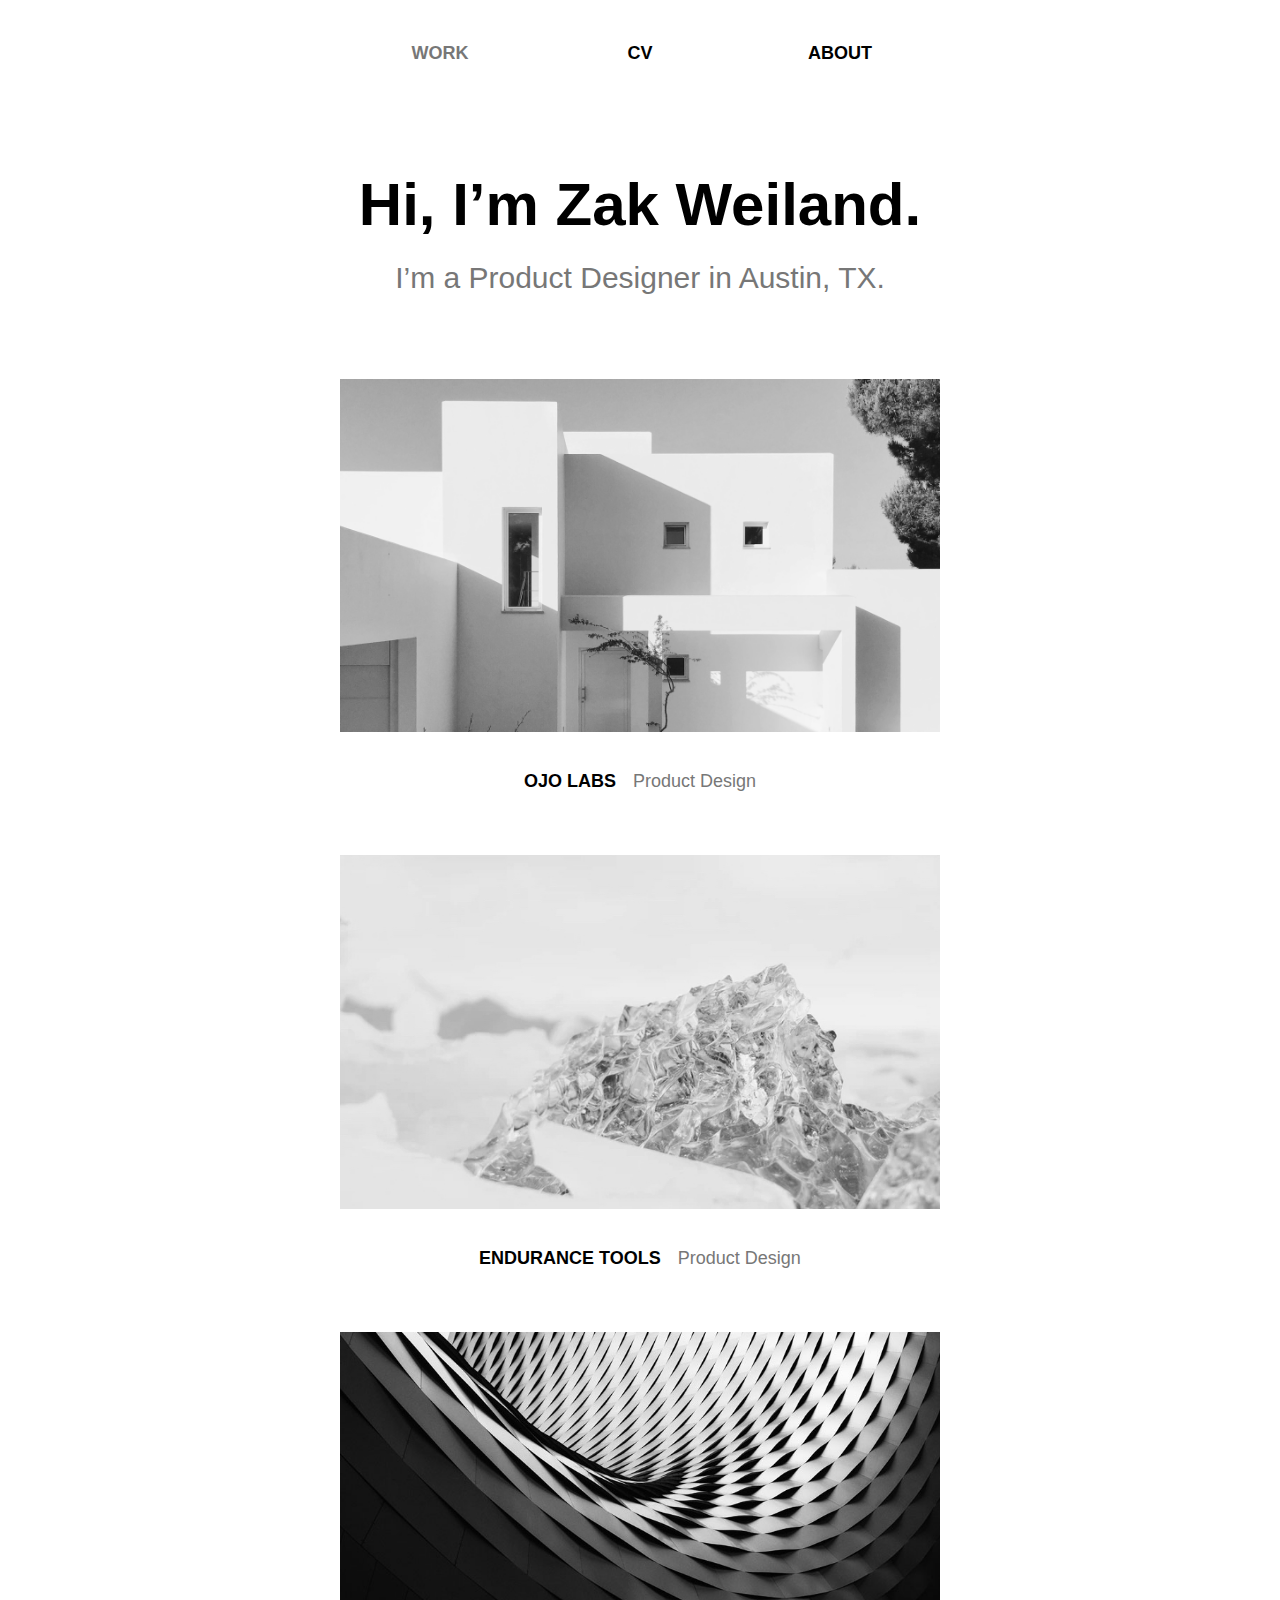
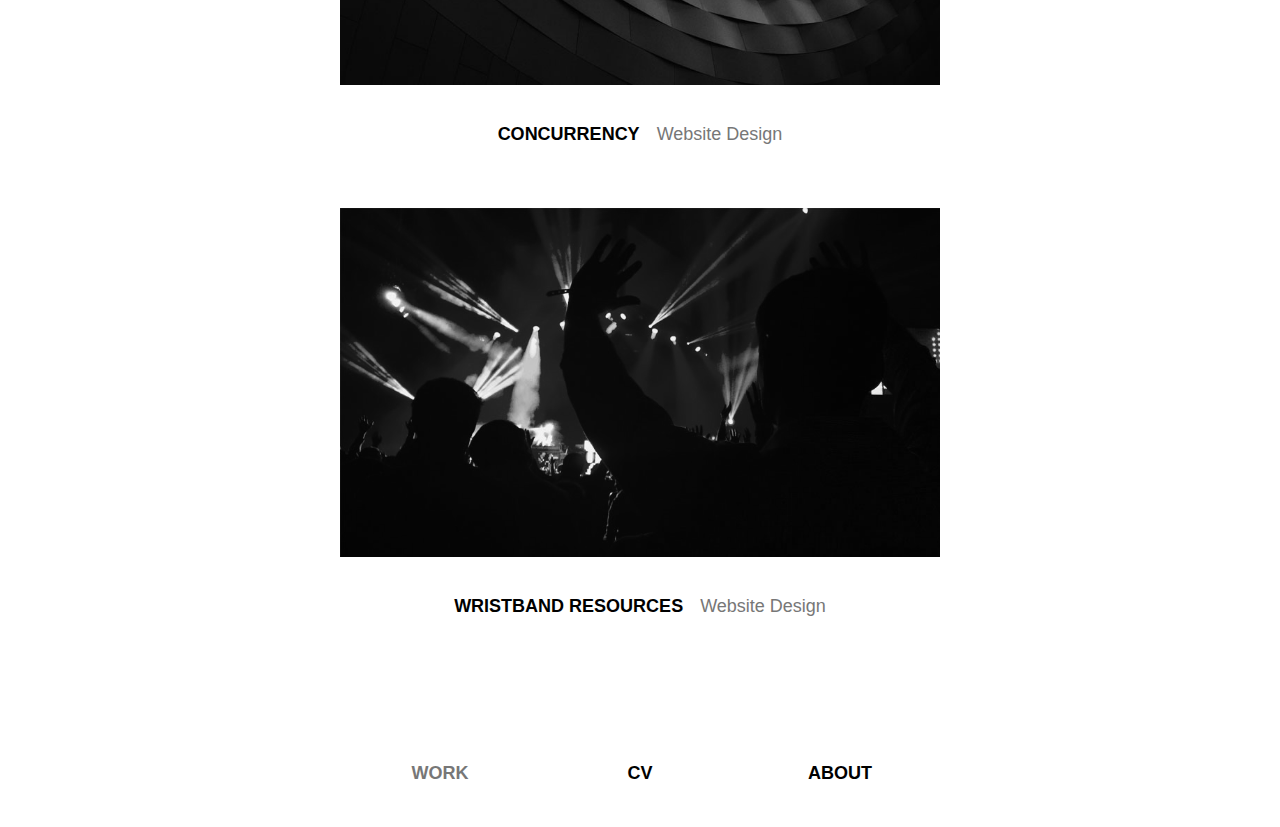
<file: index.html>
<!doctype html>
<html lang="en">
<head>
	<meta charset="utf-8">
	<title>Portfolio of Zak Weiland</title>
	<meta name="viewport" content="initial-scale=1, user-scalable=yes">
	<meta name="description" content="Zak Weiland is a interaction / user experience designer and developer." />
	<link href='https://fonts.googleapis.com/css?family=Noticia+Text:400,400italic,700,700italic' rel='stylesheet' type='text/css'>
	<link rel="stylesheet" href="css/screen.css" />
	<link rel="icon" type="image/x-icon" href="img/favicon.ico" />
</head>
<body id="work">
<main>
	<div class="cd-index cd-main-content">
		<nav class="header">
		   <ul>
		       <li><a href="index.html" class="work" data-type="page-transition">Work</a>
		       <li><a href="cv.html" class="cv" data-type="page-transition">CV</a>
		       <li><a href="about.html" class="about" data-type="page-transition">About</a>
		   </ul>
		</nav>
		<div class="wrapper">
			<header class="intro">
				<h1>Hi, I&rsquo;m Zak Weiland.</h1>
				<h2>I&rsquo;m a Product Designer in Austin, TX.</h2>
			</header>
			<section>
				<ul class="projects">
					<li>
						<a href="https://ojo.com">
							<img src="img/thumbs/ojo-banner.jpg">
							<p><strong>OJO Labs</strong> Product Design</p>
						</a>
					</li>
					<li>
						<a href="https://medium.com/@zweiland/eig-aurora-9615e9ea2911">
							<img src="img/thumbs/cap-banner.jpg">
							<p><strong>Endurance Tools </strong> Product Design</p>
						</a>
					</li>
					<li>
						<a href="concurrency.html">
							<img src="img/thumbs/concurrency-banner.jpg">
							<p><strong>Concurrency</strong> Website Design</p>
						</a>
					</li>
					<li>
						<a href="wristband.html">
							<img src="img/thumbs/wristband-banner.jpg">
							<p><strong>Wristband Resources</strong> Website Design</p>
						</a>
					</li>
				</ul>
			</section>
		</div>
		<nav class="footer">
		   <ul>
		       <li><a href="index.html" class="work">Work</a>
		       <li><a href="cv.html" class="cv">CV</a>
		       <li><a href="about.html" class="about">About</a>
		   </ul>
		</nav>
	</div>
</main>
<!-- Global site tag (gtag.js) - Google Analytics -->
<script async src="https://www.googletagmanager.com/gtag/js?id=UA-69666519-1"></script>
<script>
  window.dataLayer = window.dataLayer || [];
  function gtag(){dataLayer.push(arguments);}
  gtag('js', new Date());

  gtag('config', 'UA-69666519-1');
</script>
</body>
</html>
</file>
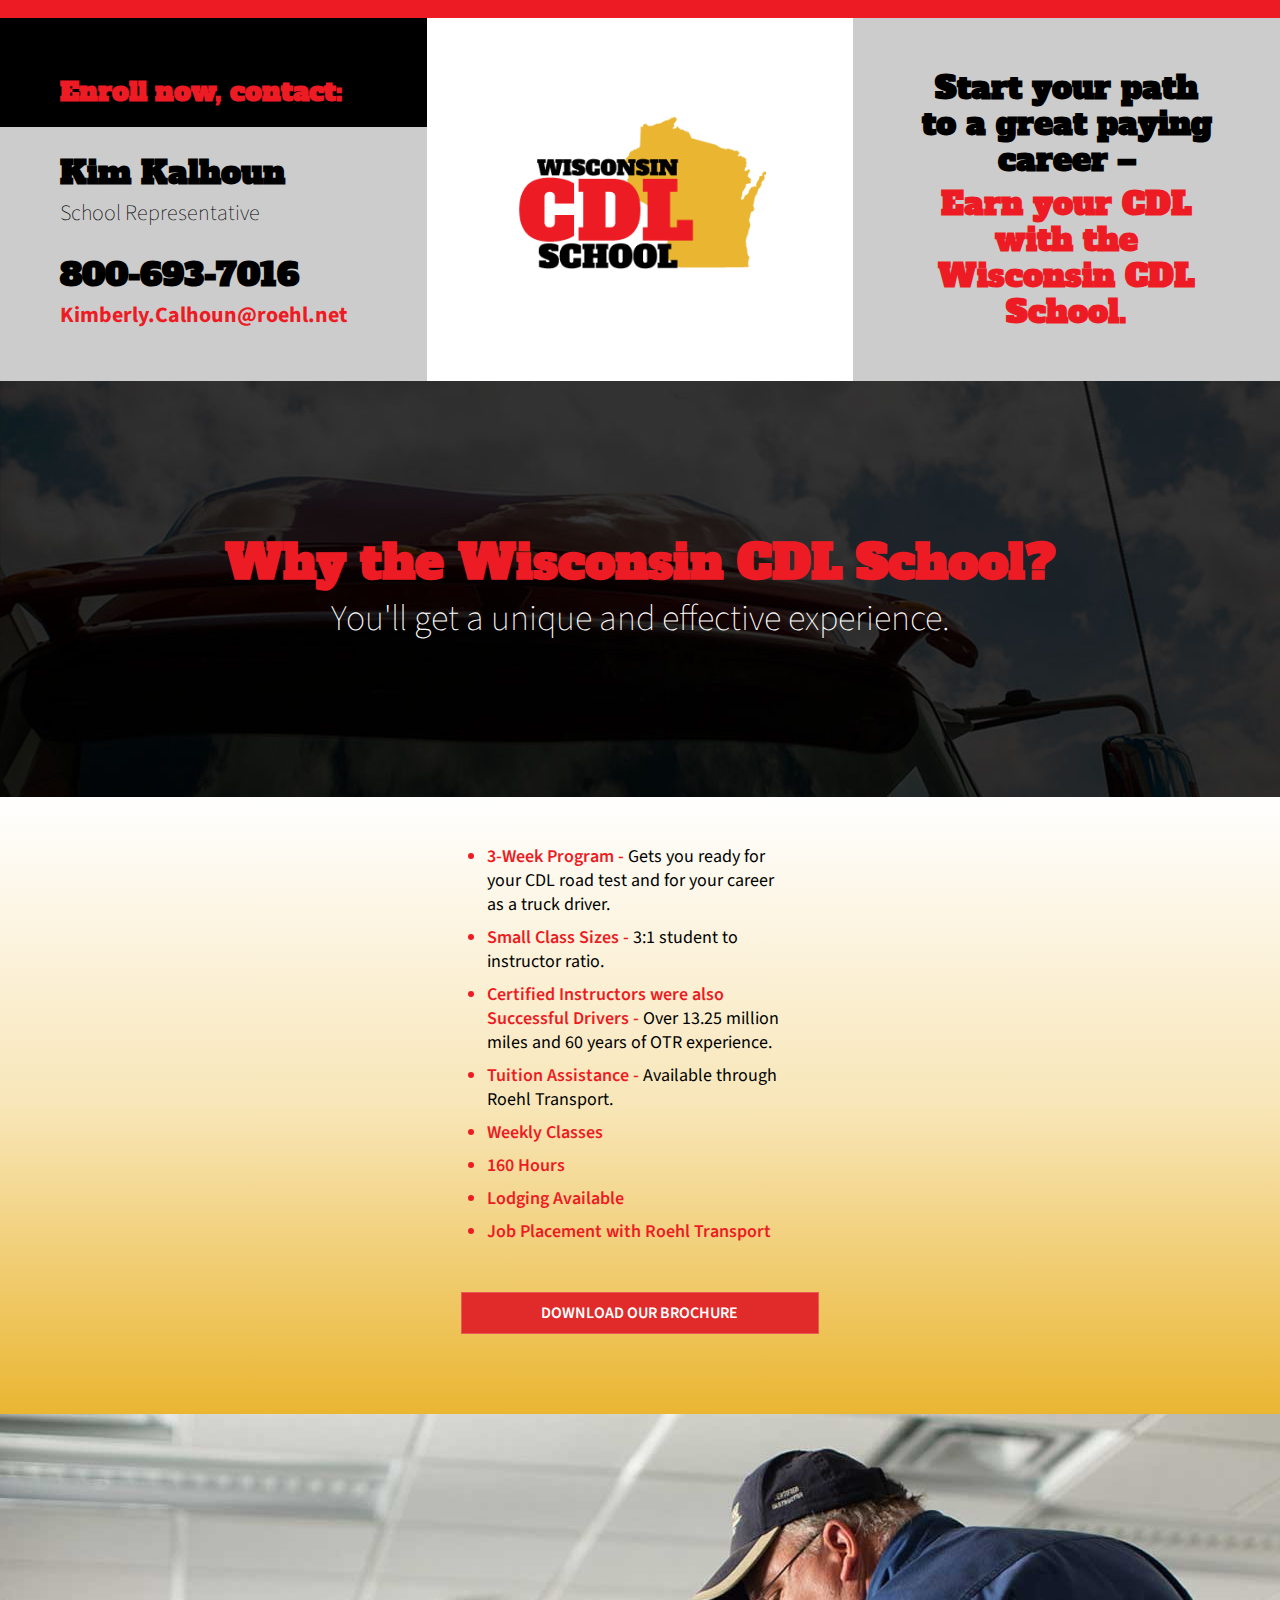
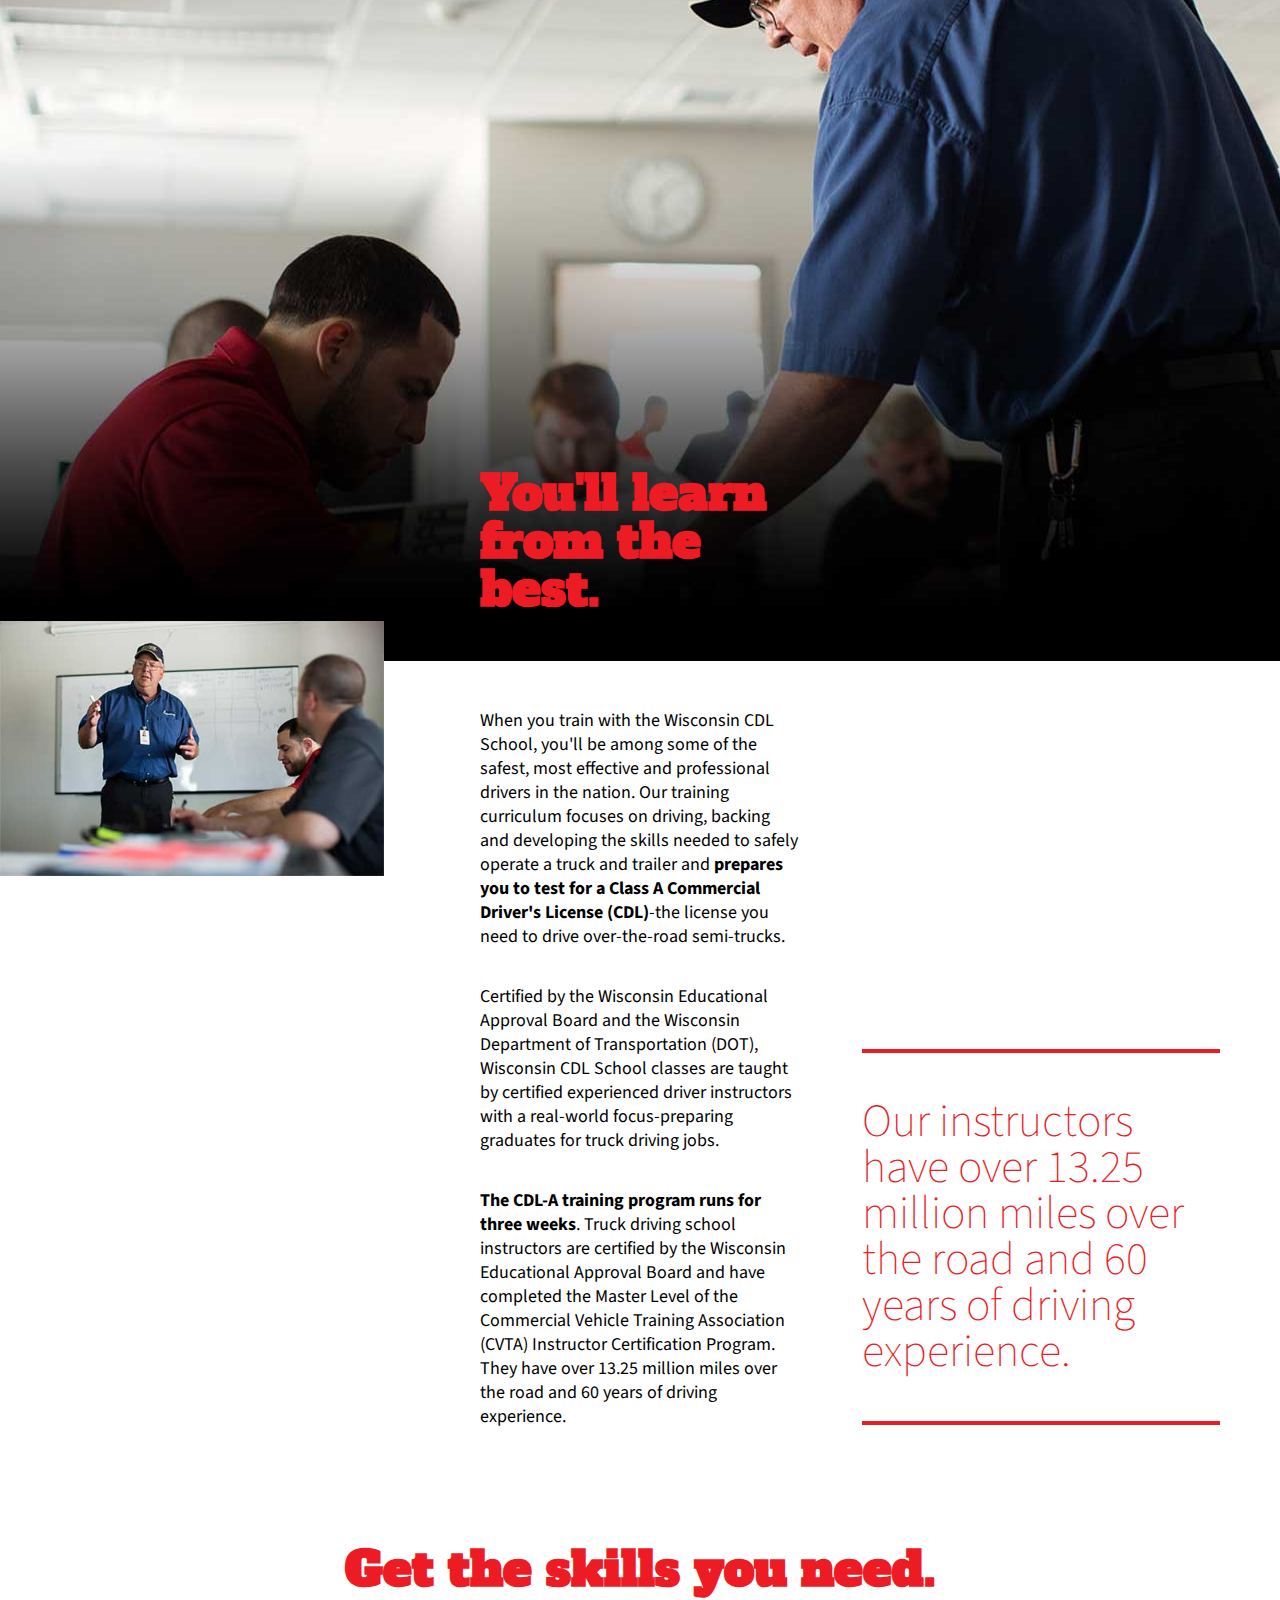
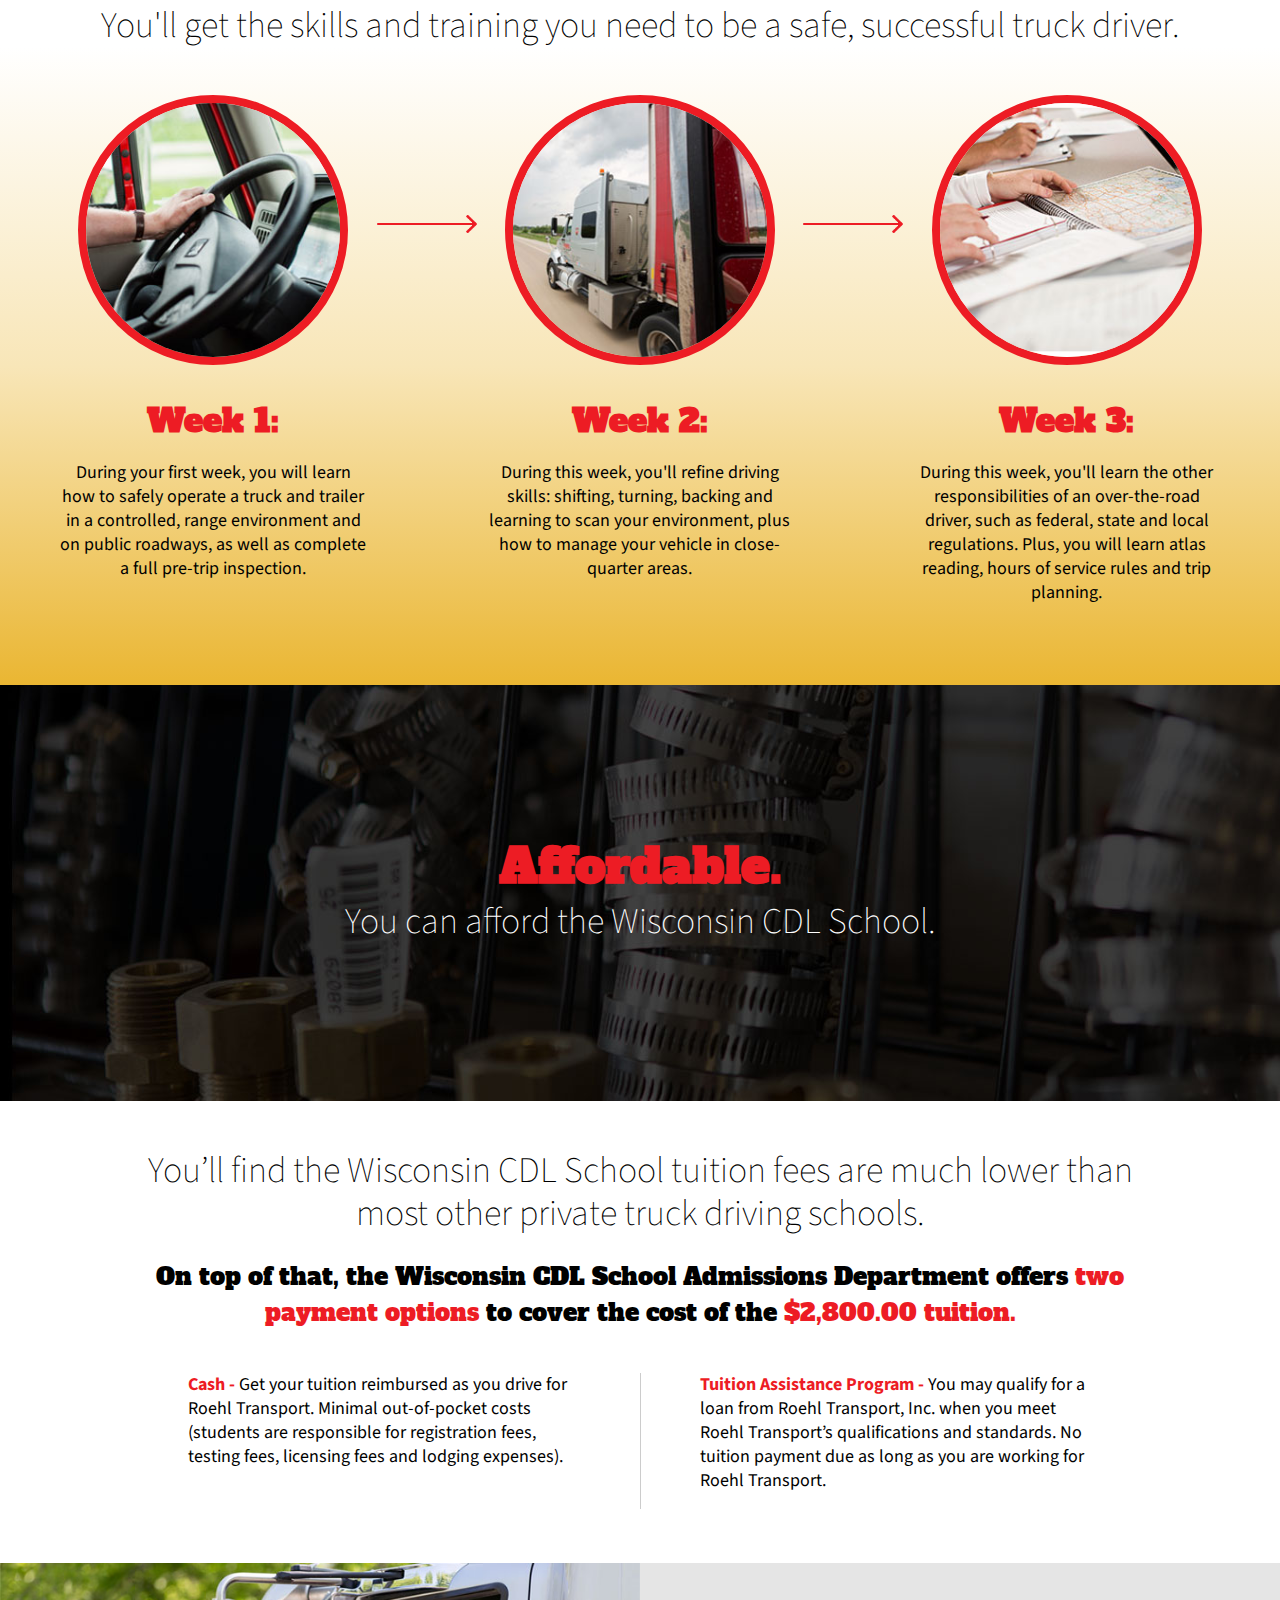
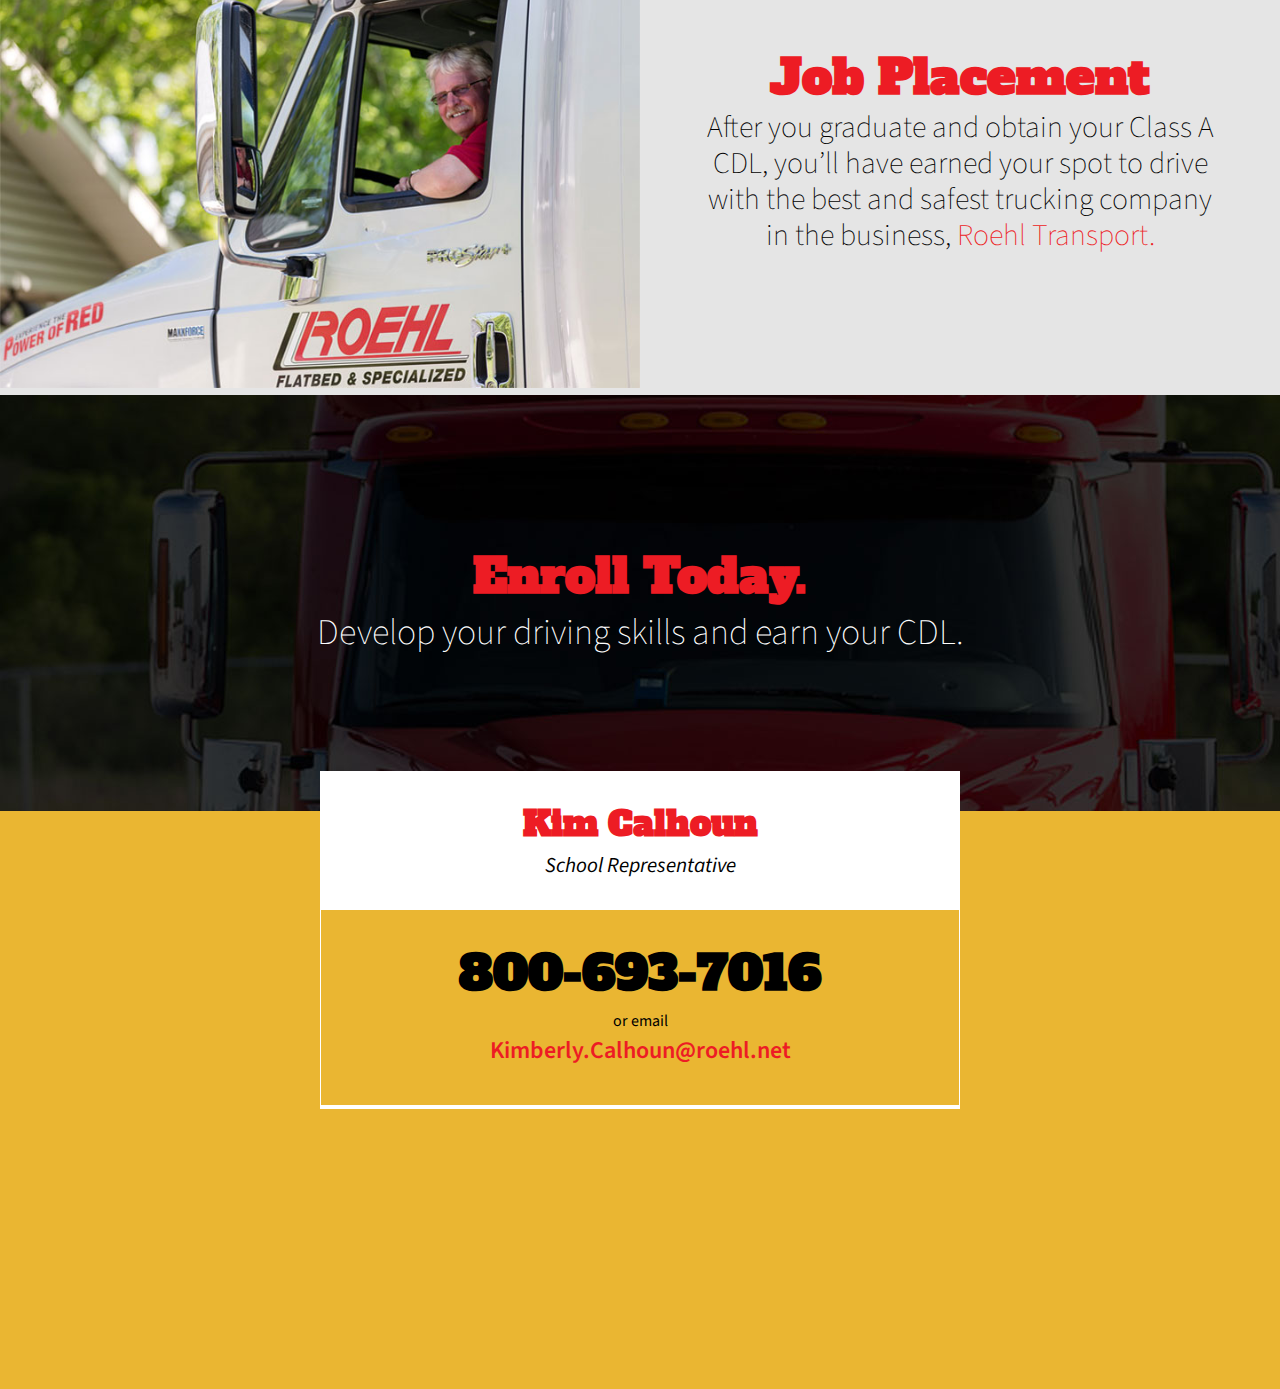
<file: wi-cdl-school/index.html>
<!doctype html>
<html>
<head>
  <meta charset="UTF-8">
  <meta http-equiv="X-UA-Compatible" content="IE=edge,chrome=1">
  <meta name="viewport" content="width=device-width, initial-scale=1">

  <title>Wisconsin CDL School</title>
  <meta name="keywords" content="CDL School, Training, Wisconsin CDL School, Wisconsin Trucking, Wisconsin Truck Driving Jobs" />
  <meta name="description" content="Wisconsin CDL School" />

  <link rel="shortcut icon" href="favicon.ico">

  <link href='http://fonts.googleapis.com/css?family=Alfa+Slab+One' rel='stylesheet' type='text/css'>
  <link href='http://fonts.googleapis.com/css?family=Source+Sans+Pro:200,300,400,700,900,700italic' rel='stylesheet' type='text/css'>
  <link rel="stylesheet" href="css/screen.css" type="text/css" />
</head>
<body>
  <div class="container">
    <header class="row header-top">
      <div class="col-3 enroll-top">
        <h3>Enroll now, contact:</h3>
        <h4>Kim Kalhoun</h4>
        <p>School Representative</p>
        <h4 class="phone">800-693-7016</h4>
        <p>
          <strong>
            <a href="mailto:Kimberly.Calhoun@roehl.net">Kimberly.Calhoun@roehl.net</a>
          </strong>
        </p>
      </div>
      <div class="col-3 table brand">
        <h1 class="v-cell">
          <img src="images/wi-cdl-school-logo.gif" alt="Wisconsin CDL School" />
        </h1>
      </div>
      <div class="col-3 table slogan">
        <div class="v-cell">
          <h3>Start your path to a great paying career – <span class="red">Earn your CDL with the Wisconsin CDL School.</span></h3>
        </div>
      </div>
    </header>

    <section class="row why">
      <header class="row table banner why-header">
        <div class="v-cell">
          <h2 class="banner-title">Why the Wisconsin CDL School?</h2>
          <p class="banner-lead">You'll get a unique and effective experience.</p>
        </div>
      </header>
      <div class="row yellow-gradient why-content">
        <ul class="why-list">
          <li>3-Week Program - <span>Gets you ready for your CDL road test and for your career as a truck driver.</span></li>
          <li>Small Class Sizes - <span>3:1 student to instructor ratio.</span></li>
          <li>Certified Instructors were also Successful Drivers - <span>Over 13.25 million miles and 60 years of OTR experience.</span></li>
          <li>Tuition Assistance - <span>Available through Roehl Transport.</li>
          <li>Weekly Classes</li>
          <li>160 Hours</li>
          <li>Lodging Available</li>
          <li>Job Placement with Roehl Transport</li>
        </ul>
        <a href="docs/wi-cdl-brochure-FINAL-low.pdf" class="btn btn-brochure">Download our brochure</a>
      </div>
    </section>

    <section class="row learn">
      <header class="row table learn-header">
        <div class="v-cell-bottom">
          <h2 class="banner-title learn-title">You'll learn from the best.</h2>
        </div>
      </header>
      <div class="row learn-content">
        <p>When you train with the Wisconsin CDL School, you'll be among some of the safest, most effective and professional drivers in the nation. Our training curriculum focuses on driving, backing and developing the skills needed to safely operate a truck and trailer and <strong>prepares you to test for a Class A Commercial Driver's License (CDL)</strong>-the license you need to drive over-the-road semi-trucks.</p>

        <p>Certified by the Wisconsin Educational Approval Board and the Wisconsin Department of Transportation (DOT), Wisconsin CDL School classes are taught by certified experienced driver instructors with a real-world focus-preparing graduates for truck driving jobs.</p>

        <p><strong>The CDL-A training program runs for three weeks</strong>. Truck driving school instructors are certified by the Wisconsin Educational Approval Board and have completed the Master Level of the Commercial Vehicle Training Association (CVTA) Instructor Certification Program. They have over 13.25 million miles over the road and 60 years of driving experience.</p>

        <figure class="image-callout">
          <img src="images/learn-teacher.jpg" alt="Teacher teaching CDL class">
        </figure>

        <blockquote>
          Our instructors have over 13.25 million miles over the road and 60 years of driving experience.
        </blockquote>
      </div>
    </section>



  <section class="row skills">
    <header class="row skills-header">
      <h2 class="banner-title">Get the skills you need.</h2>
      <p class="banner-lead dark">You'll get the skills and training you need to be a safe, successful truck driver.</p>
    </header>

    <div class="row yellow-gradient weeks">
      <div class="week week-1">
        <div class="week-thumb">
          <img src="images/week1.jpg">
        </div>
        <h3>Week 1:</h3>
        <p>During your first week, you will learn how to safely operate a truck and trailer in a controlled, range environment and on   public roadways, as well as complete a full pre-trip inspection.</p>
      </div>

      <div class="week week-2">
        <div class="week-thumb">
          <img src="images/week2.jpg">
        </div>
        <h3>Week 2:</h3>
        <p>During this week, you'll refine driving skills: shifting, turning, backing and learning to scan your environment, plus how to manage your vehicle in close-quarter areas.</p>
      </div>

      <div class="week week-3">
        <div class="week-thumb">
          <img src="images/week3.jpg">
        </div>
        <h3>Week 3:</h3>
        <p>During this week, you'll learn the other responsibilities of an over-the-road driver, such as federal, state and local regulations. Plus, you will learn atlas reading, hours of service rules and trip planning.</p>
      </div>
    </div>
  </section>

  <section class="row affordable">
    <header class="row table banner affordable-header">
      <div class="v-cell">
        <h2 class="banner-title">Affordable.</h2>
        <p class="banner-lead">You can afford the Wisconsin CDL School.</p>
      </div>
    </header>
    <div class="row">
      <div class="affordable-content">
        <p class="banner-lead dark">You’ll find the Wisconsin CDL School tuition fees are much lower than most other private truck driving schools.</p>
        <p class="alfa-head">On top of that, the Wisconsin CDL School Admissions Department offers <span class="red">two payment options</span> to cover the cost of the <span class="red">$2,800.00 tuition.</span></p>
        <ul class="affordable-list">
          <li class="left">
            <strong class="red">Cash -</strong> Get your tuition reimbursed as you drive for Roehl Transport.
            Minimal out-of-pocket costs (students are responsible for registration fees, testing fees, licensing fees and lodging expenses).
          </li>
          <li class="right">
            <strong class="red">Tuition Assistance Program -</strong> You may qualify for a loan from Roehl Transport, Inc. when you meet Roehl Transport’s qualifications and standards.
            No tuition payment due as long as you are working for Roehl Transport.
          </li>
        </ul>
      </div>
    </div>
  </section>

  <section class="row job-placement">
    <div class="half">
      <img src="images/job-placement.jpg" alt="Smiling truck driver looking out of a Roehl Truck window">
    </div>
    <div class="half job-placement-content">
      <h2 class="banner-title">Job Placement</h2>
      <p class="banner-lead minor-lead">After you graduate and obtain your Class A CDL, you’ll have earned your spot to drive with the best and safest trucking company in the business, <a href="http://roehl.jobs" target="_blank" class="red">Roehl Transport.</a></p>
    </div>
  </section>

  <section class="row enroll">
    <header class="row table banner enroll-header">
      <div class="v-cell">
        <h2 class="banner-title">Enroll Today.</h2>
        <p class="banner-lead">Develop your driving skills and earn your CDL.</p>
      </div>
    </header>
    <div class="row enroll-bottom">
      <div class="name">
        <h3>Kim Calhoun</h3>
        <p>School Representative
      </div>
      <div class="meta">
        <strong class="phone">800-693-7016</strong>
        <span>or email</span>
        <a href="mailto:Kimberly.Calhoun@Roehl.net">Kimberly.Calhoun@roehl.net</a>
      </div>
    </div>
  </section>
</div>
<!-- Global site tag (gtag.js) - Google Analytics -->
<script async src="https://www.googletagmanager.com/gtag/js?id=UA-69666519-1"></script>
<script>
  window.dataLayer = window.dataLayer || [];
  function gtag(){dataLayer.push(arguments);}
  gtag('js', new Date());

  gtag('config', 'UA-69666519-1');
</script>
</body>
</html>
</file>
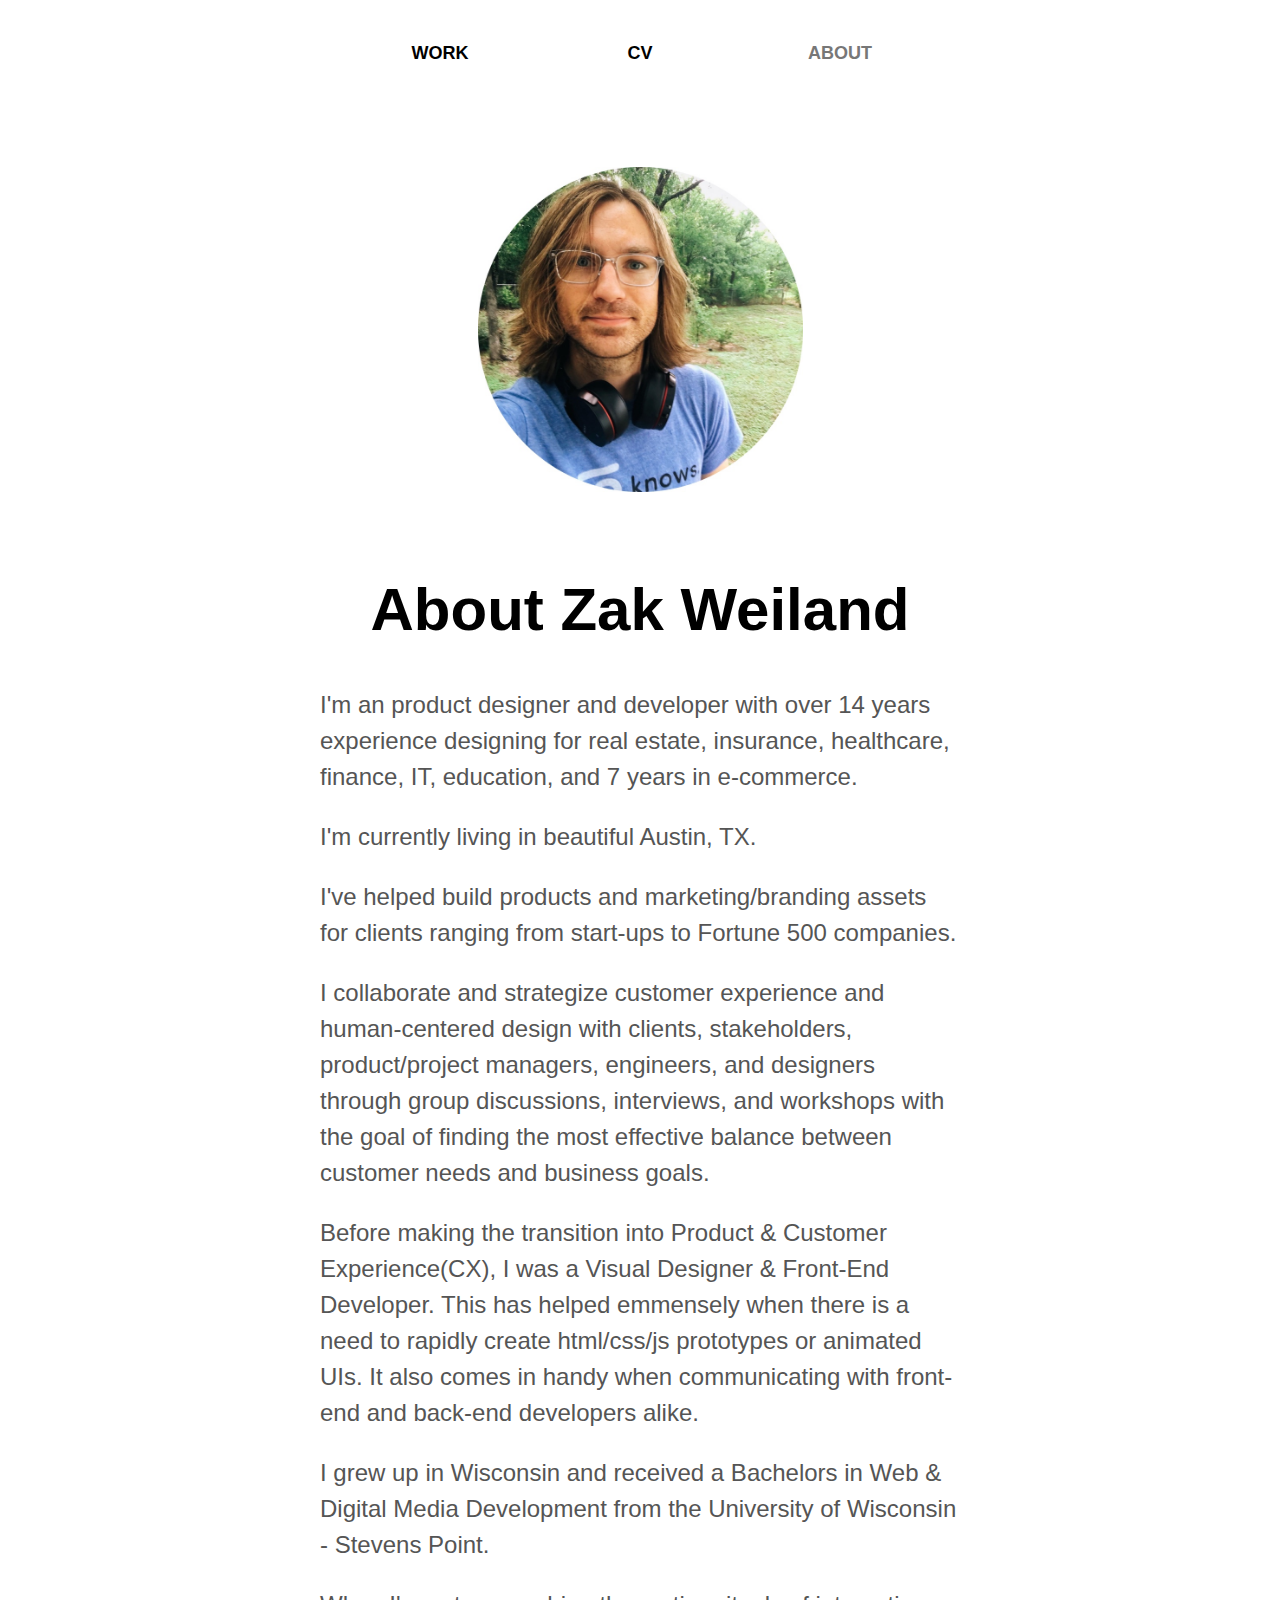
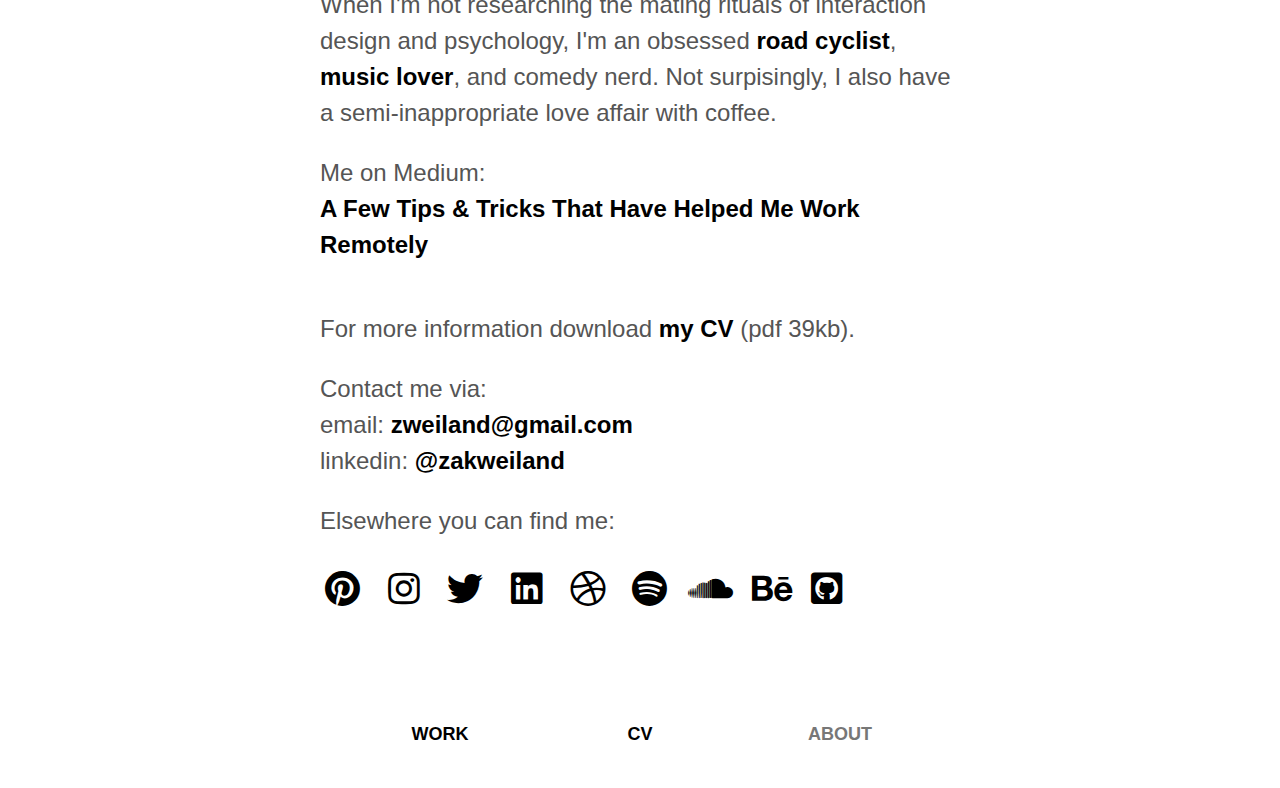
<file: about.html>
<!doctype html>
<html lang="en">
<head>
	<meta charset="utf-8">
	<title>About | Portfolio of Zak Weiland</title>
	<meta name="viewport" content="initial-scale=1, user-scalable=yes">
	<meta name="description" content="Zak Weiland is a interaction / user experience designer and developer." />
	<link rel="stylesheet" href="https://use.fontawesome.com/releases/v5.0.8/css/all.css">
	<link rel="stylesheet" href="css/screen.css" />
	<link rel="icon" type="image/x-icon" href="img/favicon.ico" />
</head>
<body id="about">
<main>
	<div class="cd-index cd-main-content">
		<nav class="header">
		   <ul>
		       <li><a href="index.html" class="work">Work</a>
		       <li><a href="cv.html" class="cv">CV</a>
		       <li><a href="about.html" class="about">About</a>
		   </ul>
		</nav>
		<div class="wrapper">
			<img src="img/zak-4.jpg" class="zak">
			<h1>About Zak Weiland</h1>
			<p>I'm an product designer and developer with over 14 years experience designing for real estate, insurance, healthcare, finance, IT, education, and 7 years in e-commerce.</p>
			<p>I'm currently living in beautiful Austin, TX.</p>
			<p>I've helped build products and marketing/branding assets for clients ranging from start-ups to Fortune 500 companies.</p>
			<p>I collaborate and strategize customer experience and human-centered design with clients, stakeholders, product/project managers, engineers, and designers through group discussions, interviews, and workshops with the goal of finding the most effective balance between customer needs and business goals.</p>
			<p>Before making the transition into Product & Customer Experience(CX), I was a Visual Designer &amp; Front-End Developer. This has helped emmensely when there is a need to rapidly create html/css/js prototypes or animated UIs. It also comes in handy when communicating with front-end and back-end developers alike.</p>
			<p>I grew up in Wisconsin and received a Bachelors in Web &amp; Digital Media Development from the University of Wisconsin - Stevens Point.</p>
			<p>When I'm not researching the mating rituals of interaction design and psychology, I'm an obsessed <a href="http://www.strava.com/athletes/2135089">road cyclist</a>, <a href="https://soundcloud.com/uugnpieco">music lover</a>, and comedy nerd. Not surpisingly, I also have a semi-inappropriate love affair with coffee.</p>

			<h5>Me on Medium:</h5>
			<ul class="b-2">
				<li><a href="https://medium.com/@zweiland/a-few-tips-that-have-helped-me-work-remotely-a53be0c3aae">A Few Tips &amp; Tricks That Have Helped Me Work Remotely</a></li>
			</ul>

			<p>For more information download <strong><a href="docs/Zak_Weiland_CV.pdf">my CV</a></strong>&nbsp;(pdf 39kb).</p>
			<p>Contact me via:<br>
			email:&nbsp;<a href="mailto:zweiland@gmail.com">zweiland@gmail.com<br></a>linkedin:&nbsp;<a href="https://www.linkedin.com/in/zakweiland">@zakweiland</a>
			</p>
			<p>Elsewhere you can find me:</p>
			<nav class="social">
				<a href="https://www.pinterest.com/zweiland/">
					<i class="fab fa-fw fa-pinterest"></i>
				</a>
				<a href="https://instagram.com/zweiland">
					<i class="fab fa-fw fa-instagram"></i>
				</a>
				<a href="https://twitter.com/zweiland">
					<i class="fab fa-fw fa-twitter"></i>
				</a>
				<a href="https://www.linkedin.com/in/zakweiland">
					<i class="fab fa-fw fa-linkedin"></i>
				</a>
				<a href="https://dribbble.com/zweiland">
					<i class="fab fa-fw fa-dribbble"></i>
				</a>
				<a href="https://open.spotify.com/user/126329578?si=maCWt7SnQ52ekqrHqiPqqQ">
					<i class="fab fa-fw fa-spotify"></i>
				</a>
				<a href="https://soundcloud.com/uugnpieco">
					<i class="fab fa-fw fa-soundcloud"></i>
				</a>
				<a href="https://behance.net/zcw">
					<i class="fab fa-fw fa-behance"></i>
				</a>
				<a href="https://github.com/zweiland">
					<i class="fab fw fa-github-square"></i>
				</a>
			</nav>
			</p>
		</div>
		<nav class="footer">
		   <ul>
		       <li><a href="index.html" class="work">Work</a>
		       <li><a href="cv.html" class="cv">CV</a>
		       <li><a href="about.html" class="about">About</a>
		   </ul>
		</nav>
	</div>
</main>
<!-- Global site tag (gtag.js) - Google Analytics -->
<script async src="https://www.googletagmanager.com/gtag/js?id=UA-69666519-1"></script>
<script>
  window.dataLayer = window.dataLayer || [];
  function gtag(){dataLayer.push(arguments);}
  gtag('js', new Date());

  gtag('config', 'UA-69666519-1');
</script>
</body>
</html>
</file>
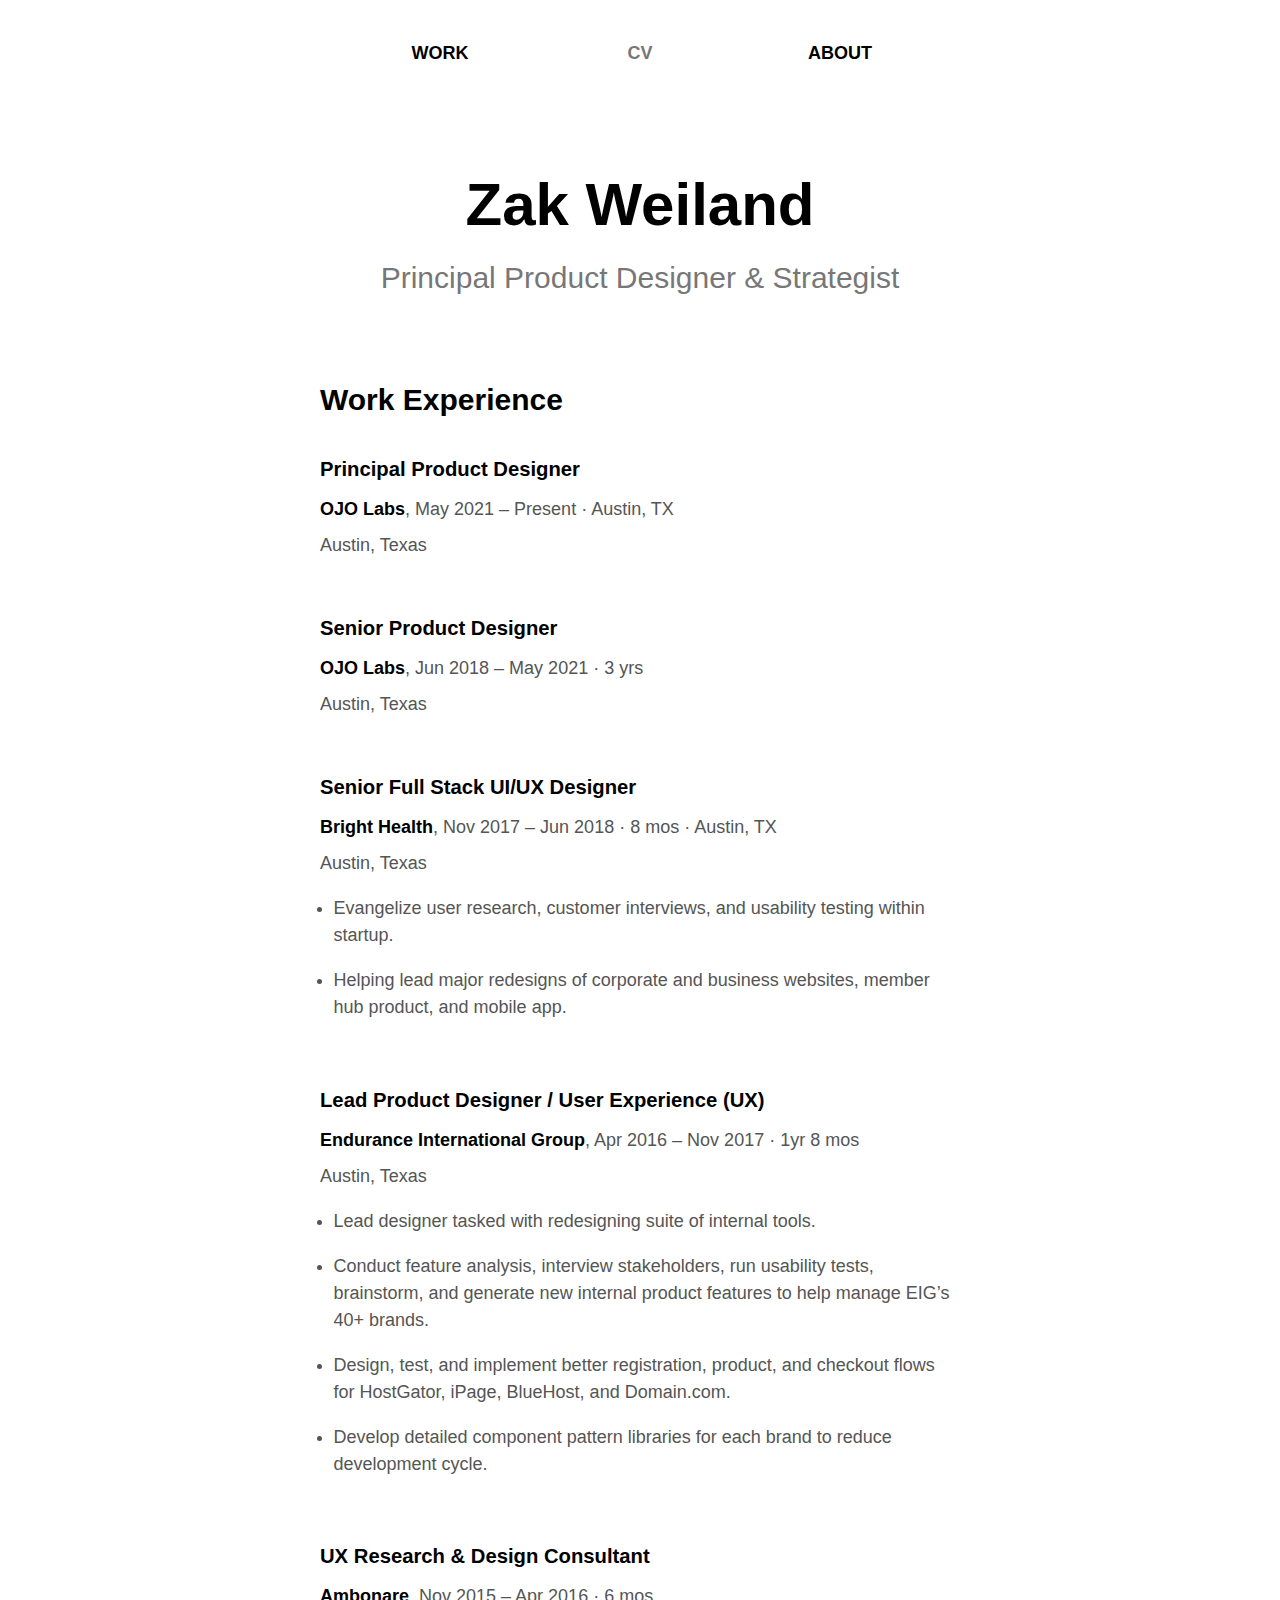
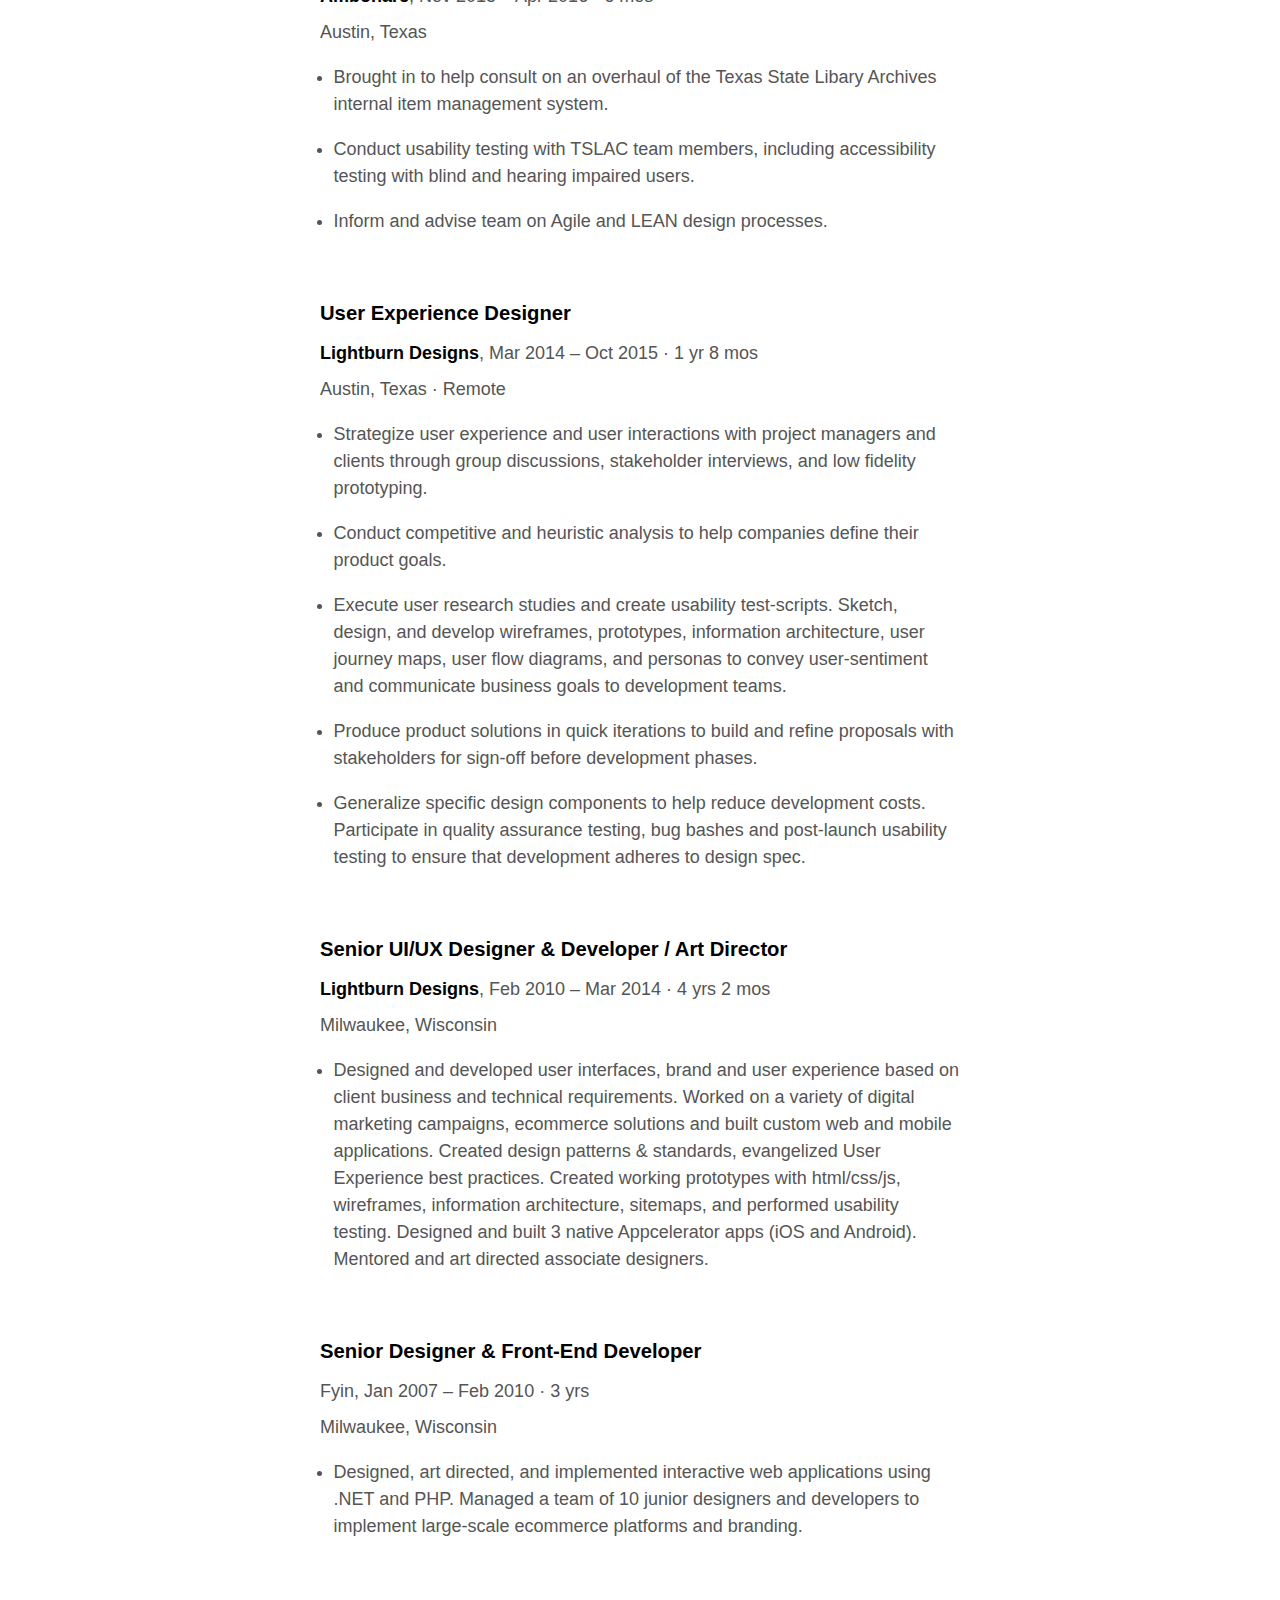
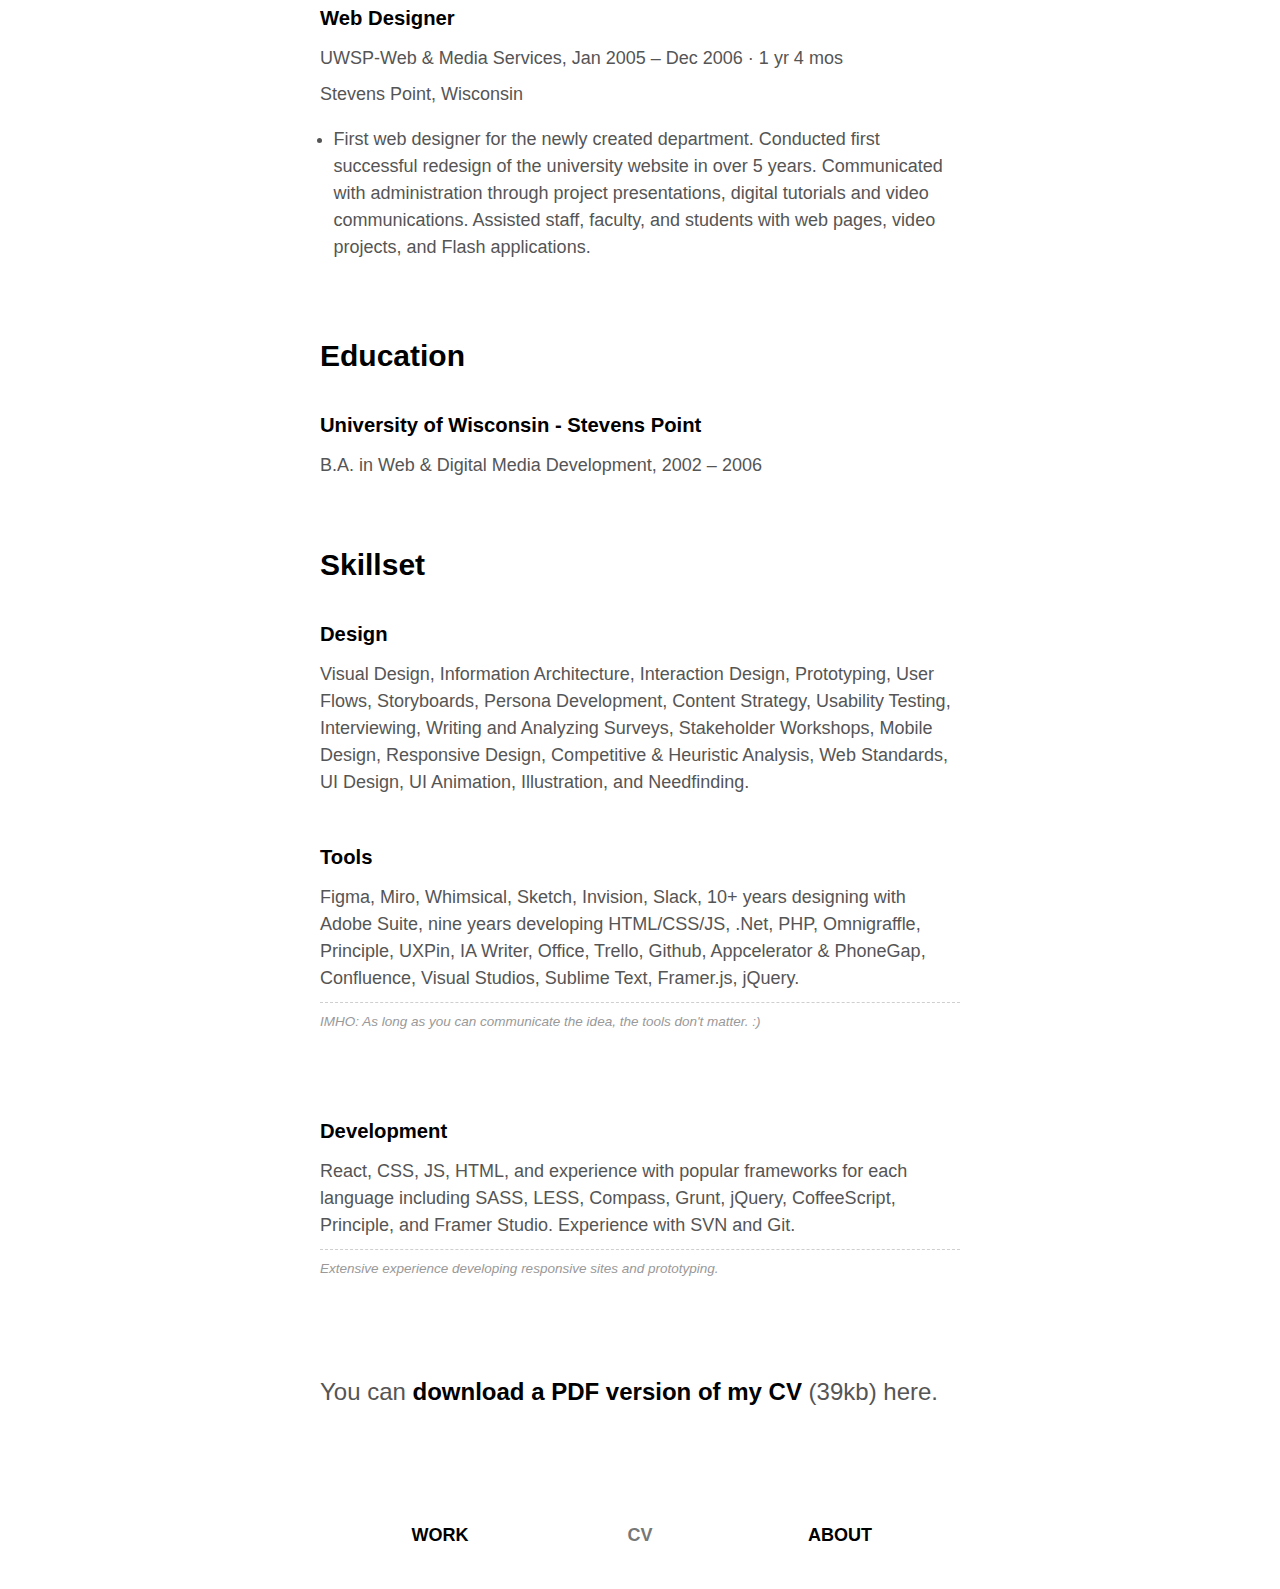
<file: cv.html>
<!doctype html>
<html lang="en">
<head>
	<meta charset="utf-8">
	<title>CV | Design Portfolio of Zak Weiland</title>
	<meta name="viewport" content="initial-scale=1, user-scalable=yes">
	<meta name="description" content="Zak Weiland is a interaction / user experience designer and developer." />
	<link href='https://fonts.googleapis.com/css?family=Noticia+Text:400,400italic,700,700italic' rel='stylesheet' type='text/css'>
	<link rel="stylesheet" href="css/screen.css" />
	<link rel="icon" type="image/x-icon" href="img/favicon.ico" />
</head>
<body id="cv">
<main>
	<div class="cd-index cd-main-content">
		<nav class="header">
		   <ul>
		       <li><a href="index.html" class="work">Work</a>
		       <li><a href="cv.html" class="cv">CV</a>
		       <li><a href="about.html" class="about">About</a>
		   </ul>
		</nav>
		<div class="wrapper">
			<header class="text-center">
				<h1>Zak Weiland</h1>
				<h2>Principal Product Designer & Strategist</h2>
			</header>
			<section>
				<h2 class="section_title">Work Experience</h2>
				<ul>
					<li>
						<h3>Principal Product Designer</h3>
						<span><a href="http://ojo.com">OJO Labs</a>, May 2021 &ndash; Present &middot; Austin, TX</span>
						<span>Austin, Texas</span>
					</li>
					<li>
						<h3>Senior Product Designer</h3>
						<span><a href="http://ojo.com">OJO Labs</a>, Jun 2018 &ndash; May 2021 &middot; 3 yrs</span>
						<span>Austin, Texas</span>
					</li>
					<li>
						<h3>Senior Full Stack UI/UX Designer</h3>
						<span><a href="http://brighthealthplan.com">Bright Health</a>, Nov 2017 &ndash; Jun 2018 &middot; 8 mos &middot; Austin, TX</span>
						<span>Austin, Texas</span>
						<ul>
							<li>Evangelize user research, customer interviews, and usability testing within startup.</li>
							<li>Helping lead major redesigns of corporate and business websites, member hub product, and mobile app.</li>
						</ul>
					</li>
					<li>
						<h3>Lead Product Designer / User Experience (UX)</h3>
						<span><a href="http://endurance.com">Endurance International Group</a>, Apr 2016 &ndash; Nov 2017 &middot; 1yr 8 mos</span>
						<span>Austin, Texas</span>
						<ul>
							<li>Lead designer tasked with redesigning suite of internal tools.</li>
							<li>Conduct feature analysis, interview stakeholders, run usability tests, brainstorm, and generate new internal product features to help manage EIG’s 40+ brands.</li>
							<li>Design, test, and implement better registration, product, and checkout flows for HostGator, iPage, BlueHost, and Domain.com.</li>
							<li>Develop detailed component pattern libraries for each brand to reduce development cycle.</li>
						</ul>
					</li>
					<li>
						<h3>UX Research &amp; Design Consultant</h3>
						<span><a href="http://ambonare.com">Ambonare</a>, Nov 2015 &ndash; Apr 2016 &middot; 6 mos</span>
						<span>Austin, Texas</span>
						<ul>
							<li>Brought in to help consult on an overhaul of the Texas State Libary Archives internal item management system.</li>
							<li>Conduct usability testing with TSLAC team members, including accessibility testing with blind and hearing impaired users.</li>
							<li>Inform and advise team on Agile and LEAN design processes.</li>
						</ul>
					</li>
					<li>
						<h3>User Experience Designer</h3>
						<span><a href="http://lightburn.co">Lightburn Designs</a>, Mar 2014 &ndash; Oct 2015 &middot; 1 yr 8 mos</span>
						<span>Austin, Texas &middot; Remote</span>
						<ul>
							<li>Strategize user experience and user interactions with project managers and clients through group discussions, stakeholder interviews, and low fidelity prototyping.</li>
							<li>Conduct competitive and heuristic analysis to help companies define their product goals.</li>
							<li>Execute user research studies and create usability test-scripts. Sketch, design, and develop wireframes, prototypes, information architecture, user journey maps, user flow diagrams, and personas to convey user-sentiment and communicate business goals to development teams.</li>
							<li>Produce product solutions in quick iterations to build and refine proposals with stakeholders for sign-off before development phases.</li>
							<li>Generalize specific design components to help reduce development costs. Participate in quality assurance testing, bug bashes and post-launch usability testing to ensure that development adheres to design spec.</li>
						</ul>
					</li>
					<li>
						<h3>Senior UI/UX Designer &amp; Developer / Art Director</h3>
						<span><a href="http://lightburn.co">Lightburn Designs</a>, Feb 2010 &ndash; Mar 2014 &middot; 4 yrs 2 mos</span>
						<span>Milwaukee, Wisconsin</span>
						<ul>
							<li>
								Designed and developed user interfaces, brand and user experience based on client business and technical requirements. Worked on a variety of digital marketing campaigns, ecommerce solutions and built custom web and mobile applications. Created design patterns &amp; standards, evangelized User Experience best practices. Created working prototypes with html/css/js, wireframes, information architecture, sitemaps, and performed usability testing. Designed and built 3 native Appcelerator apps (iOS and Android). Mentored and art directed associate designers.
							</li>
						</ul>
					</li>
					<li>
						<h3>Senior Designer &amp; Front-End Developer</h3>
						<span>Fyin, Jan 2007 &ndash; Feb 2010 &middot; 3 yrs</span>
						<span>Milwaukee, Wisconsin</span>
						<ul>
							<li>
								Designed, art directed, and implemented interactive web applications using .NET and PHP. Managed a team of 10 junior designers and developers to implement large-scale ecommerce platforms and branding.
							</li>
						</ul>
					</li>
					<li>
						<h3>Web Designer</h3>
						<span>UWSP-Web &amp; Media Services, Jan 2005 &ndash; Dec 2006 &middot; 1 yr 4 mos</span>
						<span>Stevens Point, Wisconsin</span>
						<ul>
							<li>
								First web designer for the newly created department. Conducted first successful redesign of the university website in over 5 years. Communicated with administration through project presentations, digital tutorials and video communications. Assisted staff, faculty, and students with web pages, video projects, and Flash applications.
							</li>
						</ul>
					</li>
				</ul>
			</section>
			<section>
				<h2 class="section_title">Education</h2>
				<ul>
					<li>
						<h3>University of Wisconsin - Stevens Point</h3>
						<span>B.A. in Web &amp; Digital Media Development, 2002 &ndash; 2006</span>
					</li>
				</ul>
			</section>
			<section>
				<h2 class="section_title">Skillset</h2>
				<ul>
					<li>
						<h3>Design</h3>
						Visual Design, Information Architecture, Interaction Design, Prototyping, User Flows, Storyboards, Persona Development, Content Strategy, Usability Testing, Interviewing, Writing and Analyzing Surveys, Stakeholder Workshops, Mobile Design, Responsive Design, Competitive &amp; Heuristic Analysis, Web Standards, UI Design, UI Animation, Illustration, and Needfinding.
					</li>
					<li>
						<h3>Tools</h3>
						Figma, Miro, Whimsical, Sketch, Invision, Slack, 10+ years designing with Adobe Suite, nine years developing HTML/CSS/JS, .Net, PHP, Omnigraffle, Principle, UXPin, IA Writer, Office, Trello, Github, Appcelerator &amp; PhoneGap, Confluence, Visual Studios, Sublime Text, Framer.js, jQuery. <em class="read-time last-line-cv">IMHO: As long as you can communicate the idea, the tools don't matter. :)</em>
					</li>
					<li>
						<h3>Development</h3>
						React, CSS, JS, HTML, and experience with popular frameworks for each language including SASS, LESS, Compass, Grunt, jQuery, CoffeeScript, Principle, and Framer Studio. Experience with SVN and Git. <em class="read-time last-line-cv">Extensive experience developing responsive sites and prototyping.</em>
					</li>
				</ul>
			</section>
			<section class="cv-contact">
				<p>You can <strong><a href="docs/Zak_Weiland_CV.pdf">download a PDF version of my CV</a></strong>&nbsp;(39kb) here.</p>
			</section>
		</div>
		<nav class="footer">
		   <ul>
		       <li><a href="index.html" class="work">Work</a>
		       <li><a href="cv.html" class="cv">CV</a>
		       <li><a href="about.html" class="about">About</a>
		   </ul>
		</nav>
	</div>
</main>
<!-- Global site tag (gtag.js) - Google Analytics -->
<script async src="https://www.googletagmanager.com/gtag/js?id=UA-69666519-1"></script>
<script>
  window.dataLayer = window.dataLayer || [];
  function gtag(){dataLayer.push(arguments);}
  gtag('js', new Date());

  gtag('config', 'UA-69666519-1');
</script>
</body>
</html>
</file>
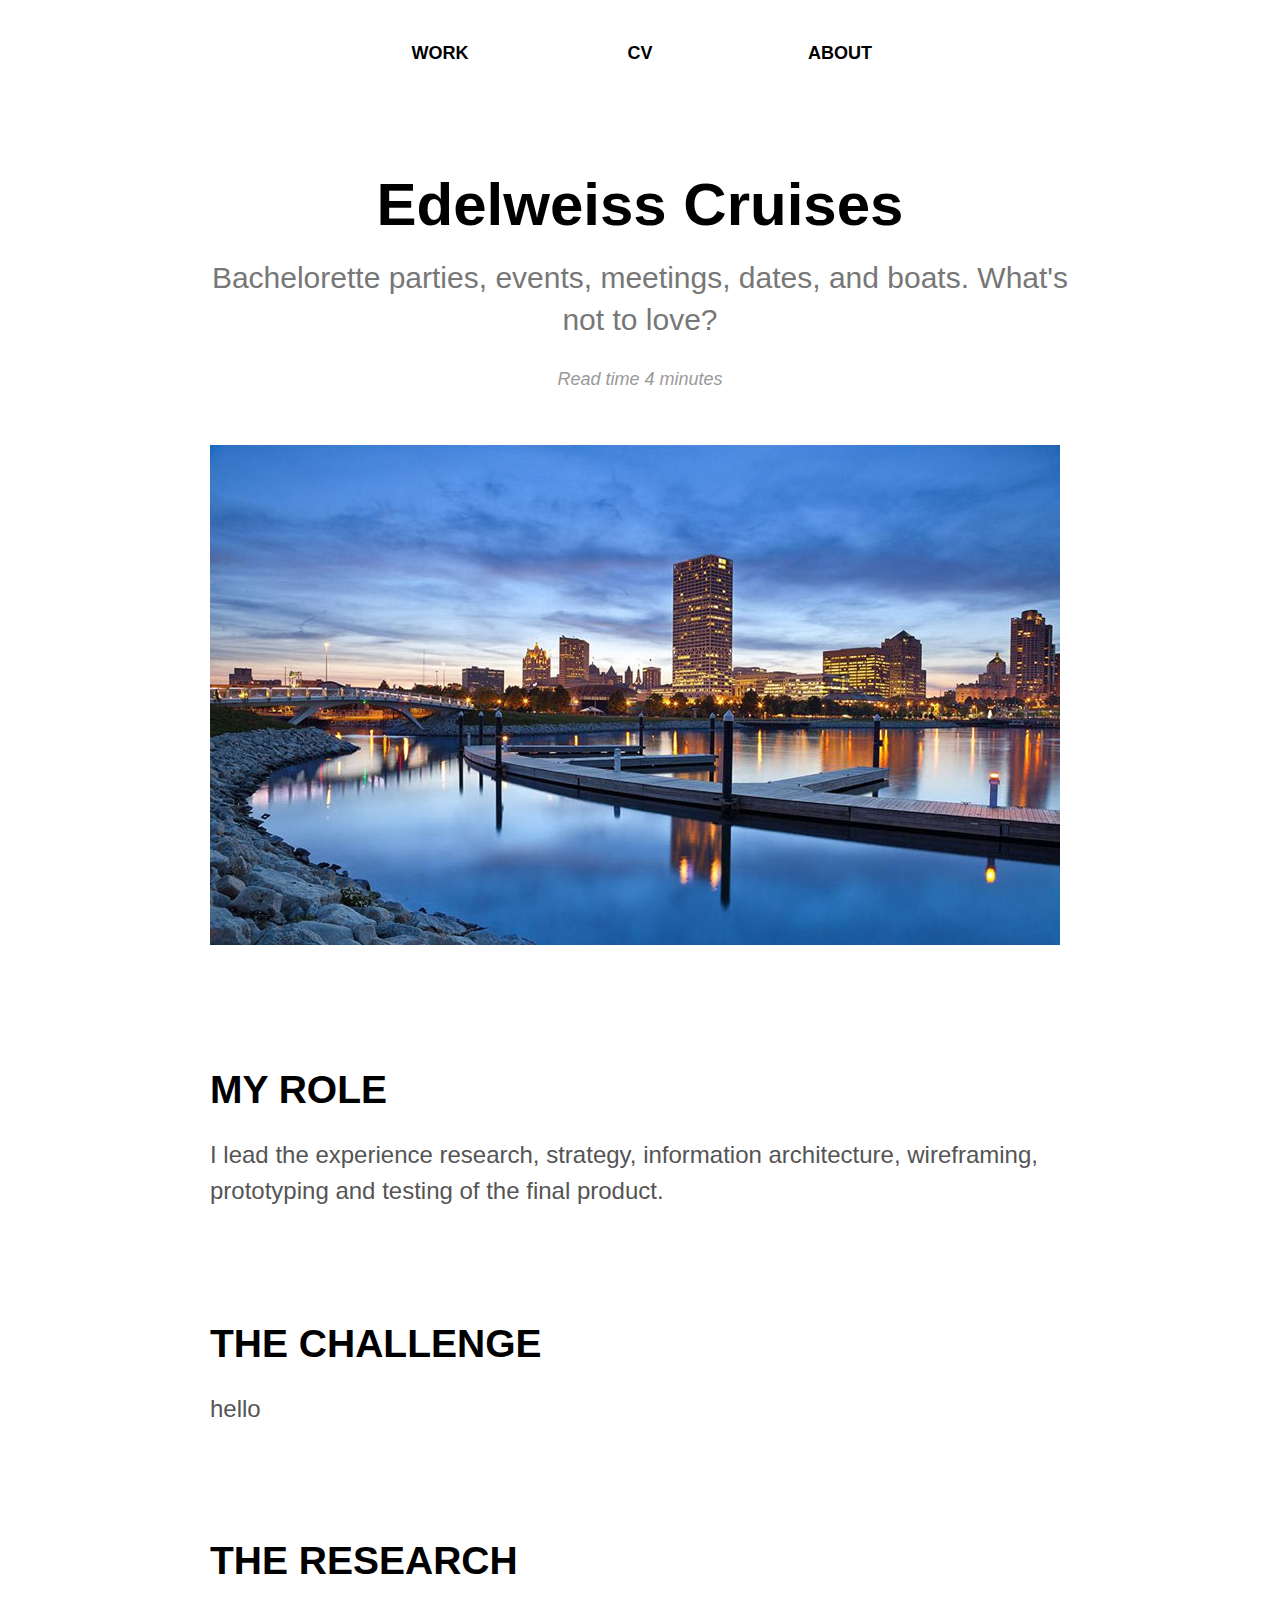
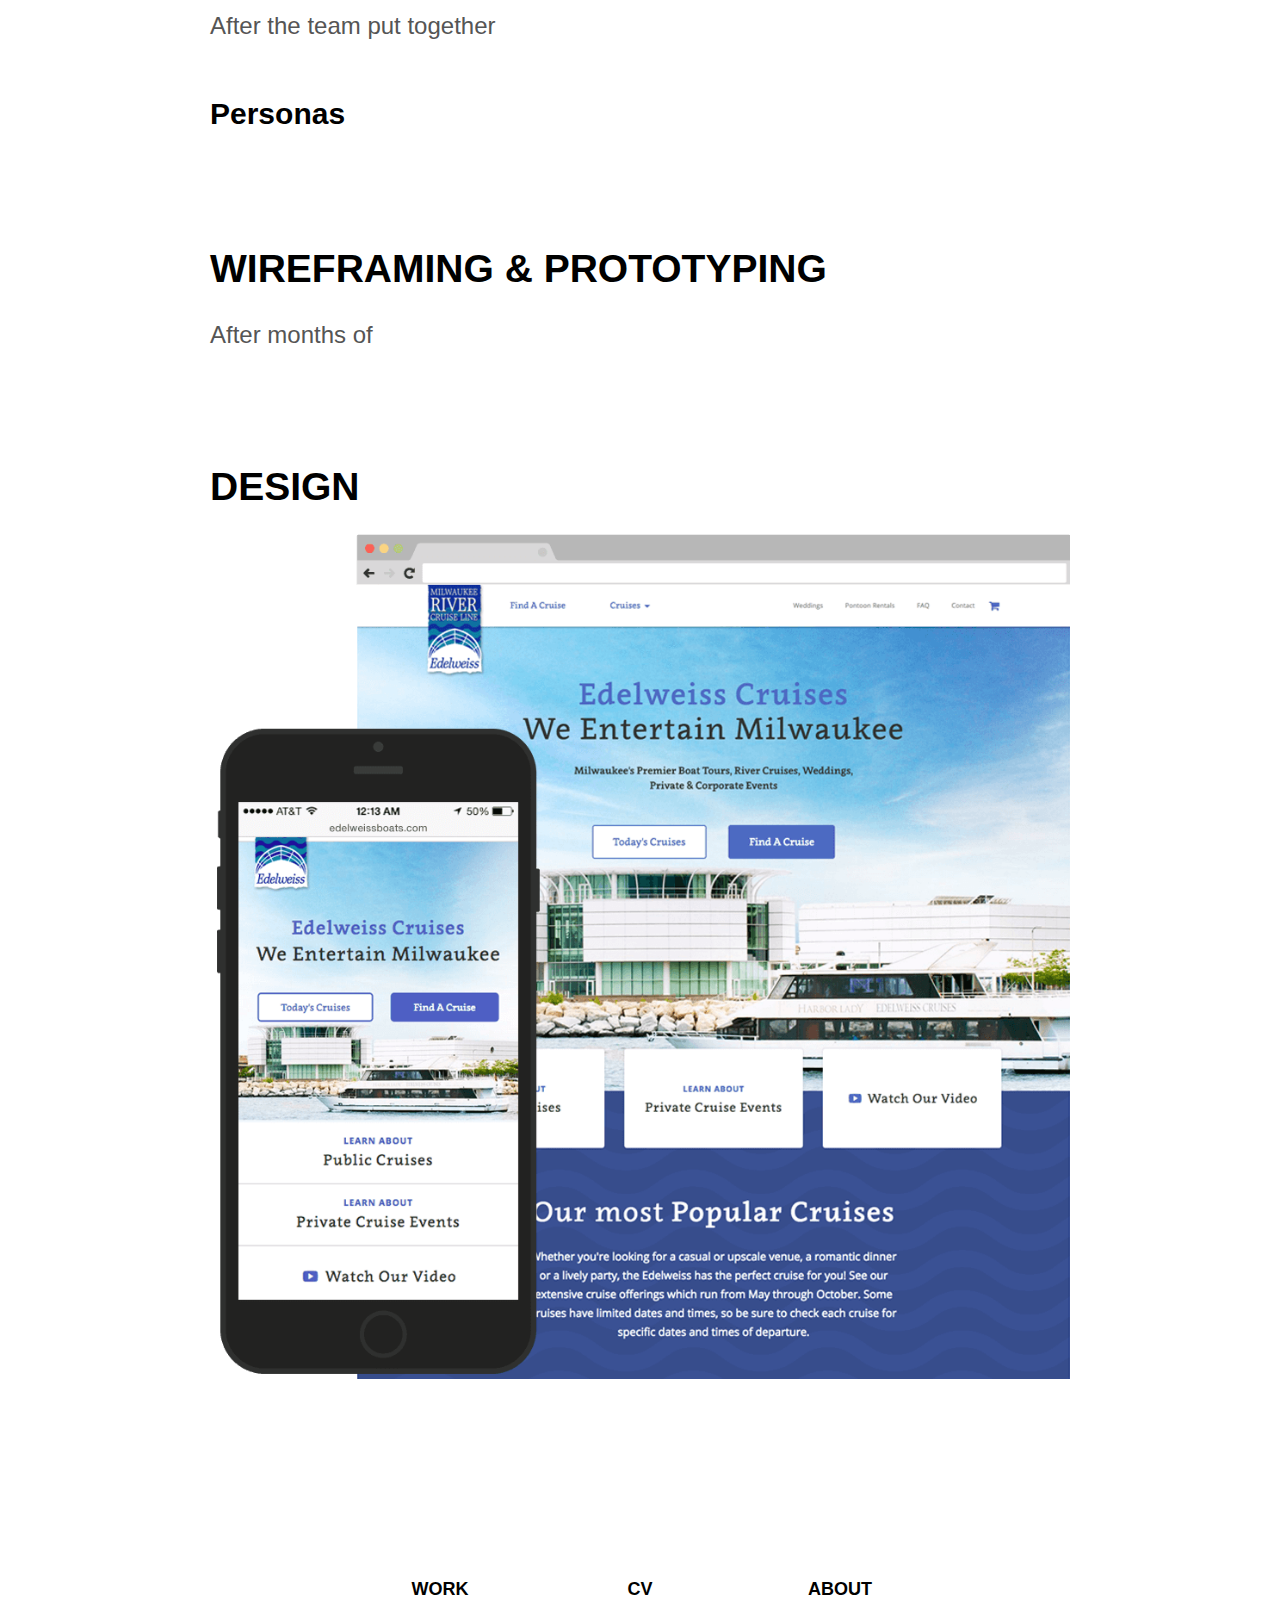
<file: edelweiss.html>
<!doctype html>
<html lang="en">
<head>
	<meta charset="utf-8">
	<title>Edelweiss Cruises | Work | Portfolio of Zak Weiland</title>
	<meta name="viewport" content="initial-scale=1, user-scalable=yes">
	<meta name="description" content="Zak Weiland is a interaction / user experience designer and developer." />
	<link href='https://fonts.googleapis.com/css?family=Noticia+Text:400,400italic,700,700italic' rel='stylesheet' type='text/css'>
	<link rel="stylesheet" href="https://maxcdn.bootstrapcdn.com/font-awesome/4.3.0/css/font-awesome.min.css">
	<link rel="stylesheet" href="css/screen.css"/>
</head>
<body id="project">
	<nav class="header">
	   <ul>
	       <li><a href="index.html" class="work">Work</a>
	       <!-- <li><a href="process.html" class="process">Process</a> -->
	       <li><a href="cv.html" class="cv">CV</a>
	       <li><a href="about.html" class="about">About</a>
	       <!-- <li><a href="mailto:zweiland@gmail.com" class="contact">Contact</a> -->
	   </ul>
	</nav>
	<div class="wrapper">
		<header class="entry-header">
			<h1>Edelweiss Cruises</h1>
			<h2>Bachelorette parties, events, meetings, dates, and boats. What's not to love?</h2>
			<p class="read-time">Read time 4 minutes</p>
		</header><!-- .entry-header -->

        <div class="post-thumbnail">
          <img width="850" height="500" src="img/thumbs/edelweiss-banner.jpg" class="attachment-post-thumbnail wp-post-image" alt="Edelweiss Cruises Case Study">
        </div><!-- .post-thumbnail -->

		<div class="entry-content">
			<section class="project-block">
				<h4>My Role</h4>
				<p>I lead the experience research, strategy, information architecture, wireframing, prototyping and testing of the final product.</p>
			</section>

			<section class="project-block">
				<h4>The Challenge</h4>
				<p>hello</p>
			</section>

			<section class="project-block">
				<h4>The Research</h4>
				<p>After the team put together</p>

				<h3>Personas</h3>
			</section>

			<section class="project-block">
				<h4>Wireframing &amp; Prototyping</h4>
				<p>After months of </p>
			</section>

			<section class="project-block">
				<h4>Design</h4>
				<figured>
					<img src="img/thumbs/edelweiss-browser.png" alt="Edelweiss Design">
				</figure>
			</section>
		</div>
      </div>
	</div>
	<nav class="footer">
	   <ul>
	       <li><a href="index.html" class="work">Work</a>
	       <!-- <li><a href="process.html" class="process">Process</a> -->
	       <li><a href="cv.html" class="cv">CV</a>
	       <li><a href="about.html" class="about">About</a>
	       <!-- <li><a href="mailto:zweiland@gmail.com" class="contact">Contact</a> -->
	   </ul>
	</nav>
	<!-- Global site tag (gtag.js) - Google Analytics -->
	<script async src="https://www.googletagmanager.com/gtag/js?id=UA-69666519-1"></script>
	<script>
	  window.dataLayer = window.dataLayer || [];
	  function gtag(){dataLayer.push(arguments);}
	  gtag('js', new Date());

	  gtag('config', 'UA-69666519-1');
	</script>
</body>
</html>
</file>
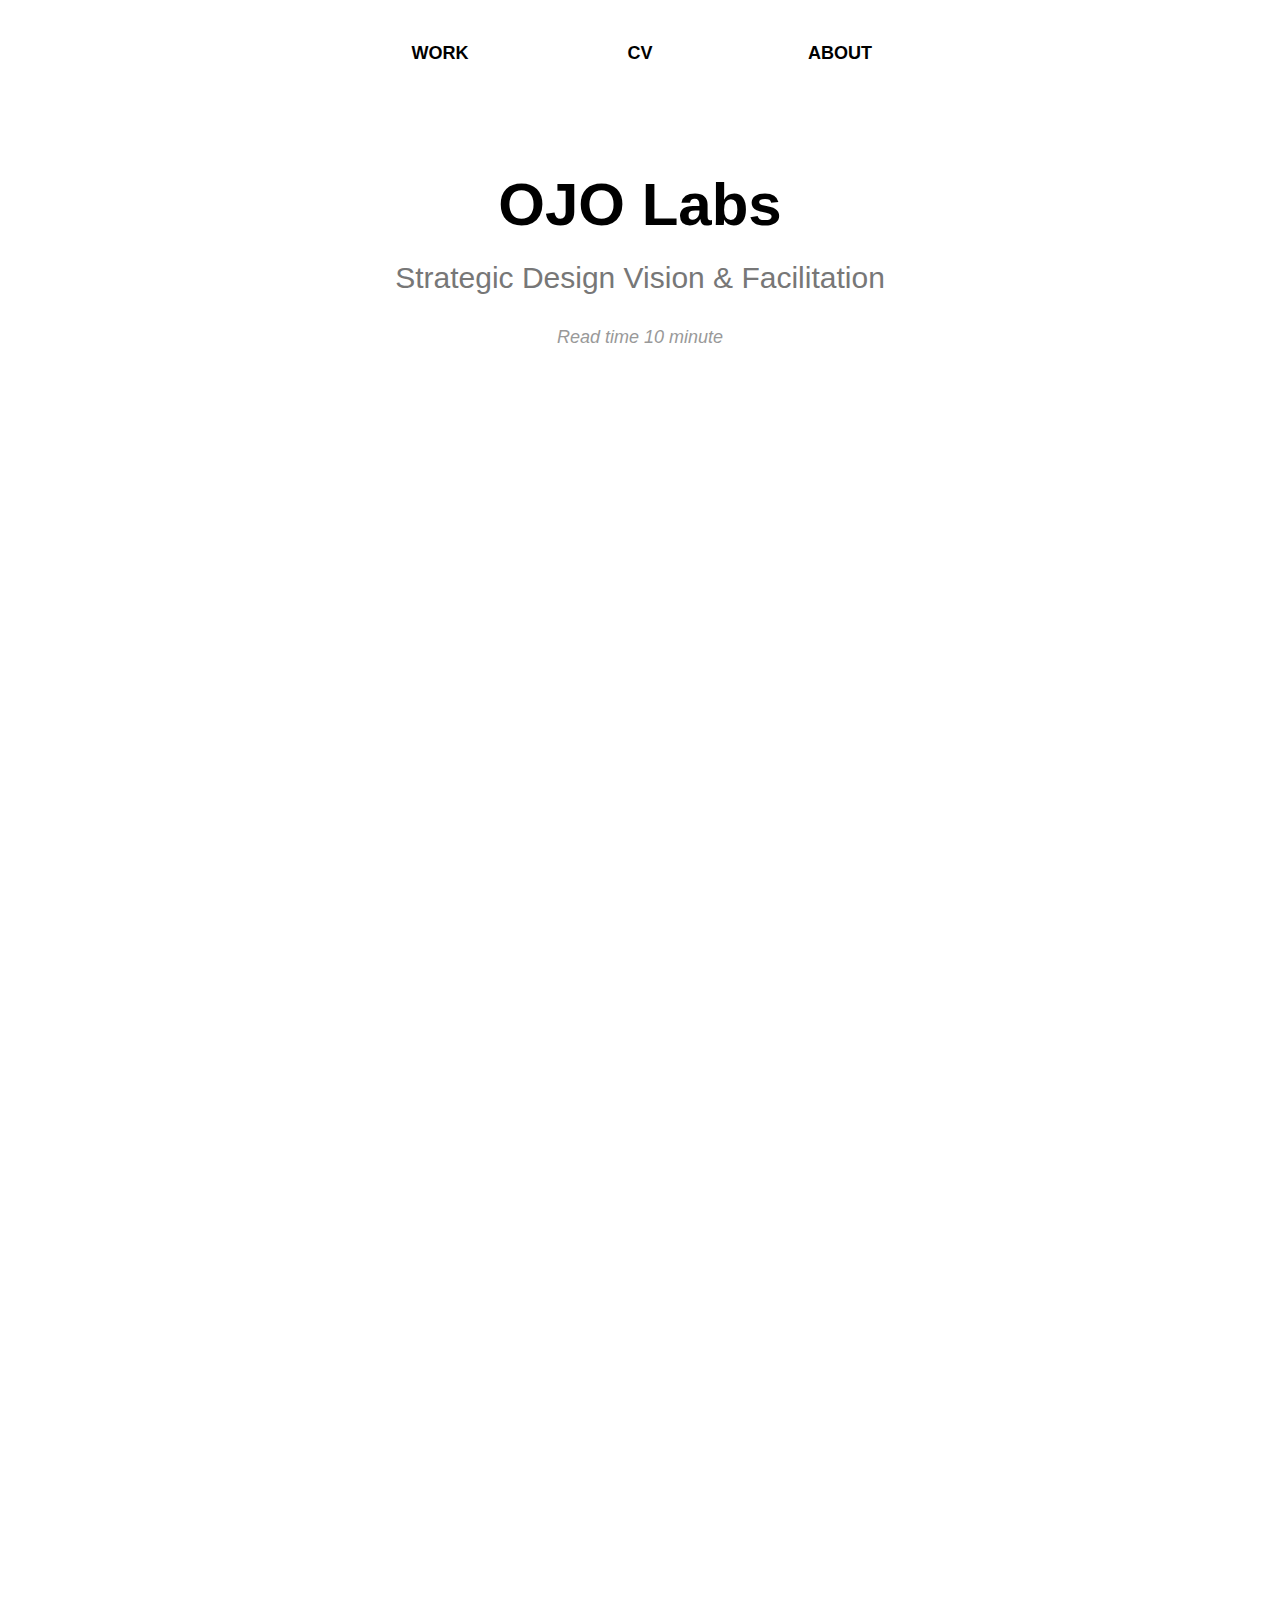
<file: ojo-strategy.html>
<!doctype html>
<html lang="en">
<head>
	<meta charset="utf-8">
	<title>OJO Labs - Strategy | Work | Design Portfolio of Zak Weiland</title>
	<meta name="viewport" content="initial-scale=1, user-scalable=yes">
	<meta name="description" content="Zak Weiland is a interaction / user experience designer and developer." />
	<link href='https://fonts.googleapis.com/css?family=Noticia+Text:400,400italic,700,700italic' rel='stylesheet' type='text/css'>
	<link rel="stylesheet" href="https://maxcdn.bootstrapcdn.com/font-awesome/4.3.0/css/font-awesome.min.css">
	<link rel="stylesheet" href="css/screen.css"/>
</head>
<body id="project">
	<nav class="header">
	   <ul>
	       <li><a href="index.html" class="work">Work</a>
	       <!-- <li><a href="process.html" class="process">Process</a> -->
	       <li><a href="cv.html" class="cv">CV</a>
	       <li><a href="about.html" class="about">About</a>
	       <!-- <li><a href="mailto:zweiland@gmail.com" class="contact">Contact</a> -->
	   </ul>
	</nav>
	<div class="wrapper">
		<header class="entry-header">
			<h1>OJO Labs</h1>
			<h2>Strategic Design Vision &amp; Facilitation</h2>
			<p class="read-time">Read time 10 minute</p>
		</header><!-- .entry-header -->

        <div class="post-thumbnail">

					<iframe
					height="1198"
					width="1792"
					src="https://www.figma.com/embed?embed_host=astra&url=
							 https://www.figma.com/proto/XTlZsJkMgkoRrzU32Qwyx2/Unified-Presentation---Zaks-View-Only?page-id=0%3A1&node-id=129%3A1246&viewport=363%2C48%2C0.02&scaling=min-zoom&starting-point-node-id=129%3A1164"
					allowfullscreen
					/>


        </div><!-- .post-thumbnail -->

		<div class="entry-content">
			<section class="project-block">
				<h4>My Role</h4>
				<p>My responsibilities for this project were as an interaction designer, visual designer, and front-end developer.</p>
			</section>

			<section class="project-block">
				<h4>The Challenge</h4>
				<p>A 1-day design challenge, to brainstorm, design, and build a fully responsive site that would impress and intrigue semi-interested men in their early 20s to mid 30s, to contact Wisconsin CDL Schools about their 3-week program.</p>
			</section>

			<section class="project-block">
				<h4>The Process</h4>
				<h3>Brainstorm &amp; Goal Definition</h3>
				<p>We had previously worked with Roehl Trucks and had a decent idea about who the users were and what they really cared about.</p>
				<figure class="t-2 b-2">
					<img src="img/thumbs/wicdls-brainstorming.jpg" alt="WI CDL Brainstorm">
					<p class="read-time text-center t-1"><small>Quickly defining user goals, busines needs, whiteboarding and then  straightinto code.</small></p>
				</figure>

				<h3 class="t-2">Design &amp; Build</h3>
				<p>Because we didn't have a lot of time to jump into Photoshop or Sketch, we rapidly sketched ideas on printed </p>
				<figure>
					<img src="img/thumbs/wicdls-mobile-sketchs.png" alt="WI CDL Sketches">
					<p class="read-time text-center t-1"><small>Early sketches to exploring single page techniques.</small></p>
				</figure>

				<blockquote>
					<p class="quote">5 drip coffees / 3 iced brews</p>
					<p class="quote">10 hours</p>
					<p class="quote">2 JJ's deliveries</p>
					<p class="quote">1200 lines of code</p>
				</blockquote>
			</section>

			<section class="project-block">
				<h4>The Design</h4>
				<p>A simple one page responsive design in a poster style.</p>
				<figure>
					<img src="img/thumbs/wi-cdl-schools-browser.jpg" alt="WI CDL Challenge">
				</figure>
				<p class="text-center">
					<a href="/wi-cdl-school/" class="button">View the Responsive Design →</a>
				</p>
			</section>

			<section class="project-block">
				<h4>Conclusions</h4>
				<p>Although, this design never went live, we still show it to incoming clients as a more experimental approach to push design out the door and get feedback. It was a sucess </p>
			</section>

			<section class="up-next text-center">
				<a href="concurrency.html" class="button">Next: Concurrency →</a>
			</section>
		</div>
      </div>
	</div>
	<nav class="footer">
	   <ul>
	       <li><a href="index.html" class="work">Work</a>
	       <!-- <li><a href="process.html" class="process">Process</a> -->
	       <li><a href="cv.html" class="cv">CV</a>
	       <li><a href="about.html" class="about">About</a>
	       <!-- <li><a href="mailto:zweiland@gmail.com" class="contact">Contact</a> -->
	   </ul>
	</nav>
	<!-- Global site tag (gtag.js) - Google Analytics -->
	<script async src="https://www.googletagmanager.com/gtag/js?id=UA-69666519-1"></script>
	<script>
	  window.dataLayer = window.dataLayer || [];
	  function gtag(){dataLayer.push(arguments);}
	  gtag('js', new Date());

	  gtag('config', 'UA-69666519-1');
	</script>
</body>
</html>
</file>
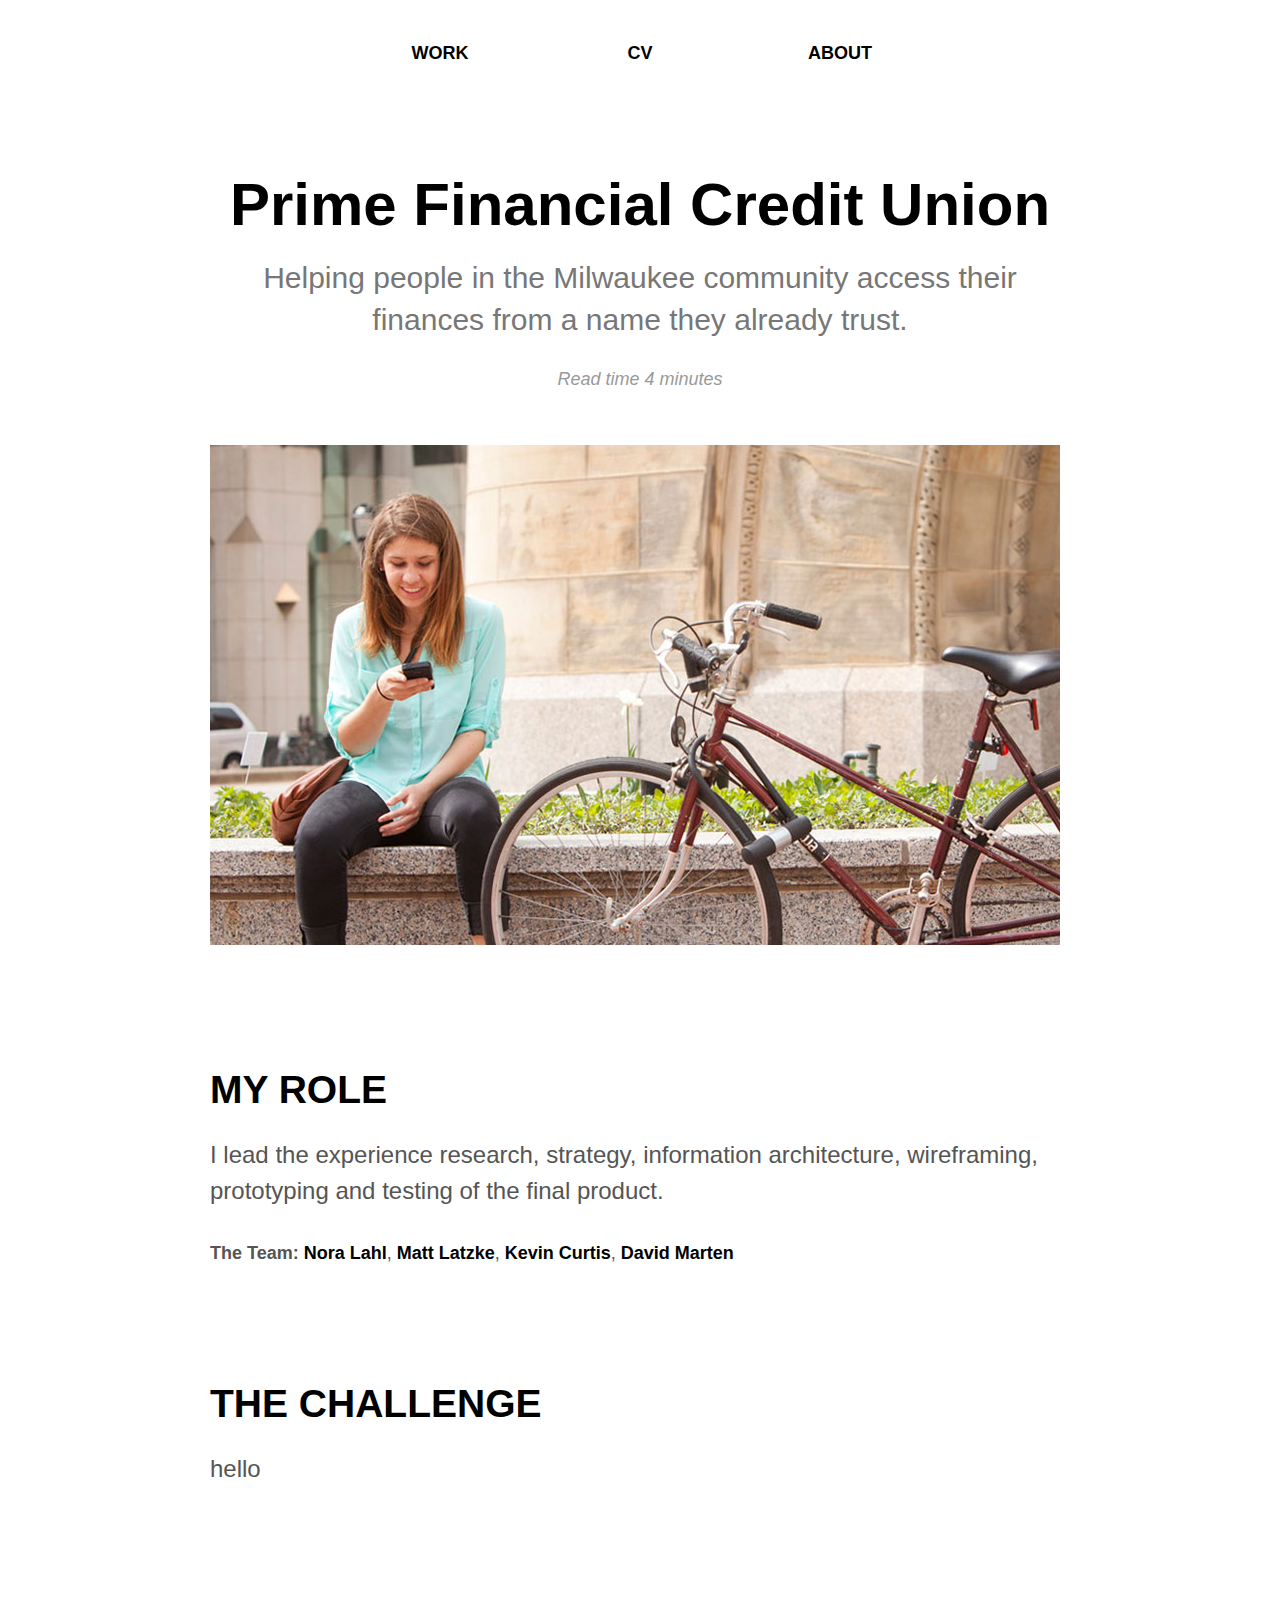
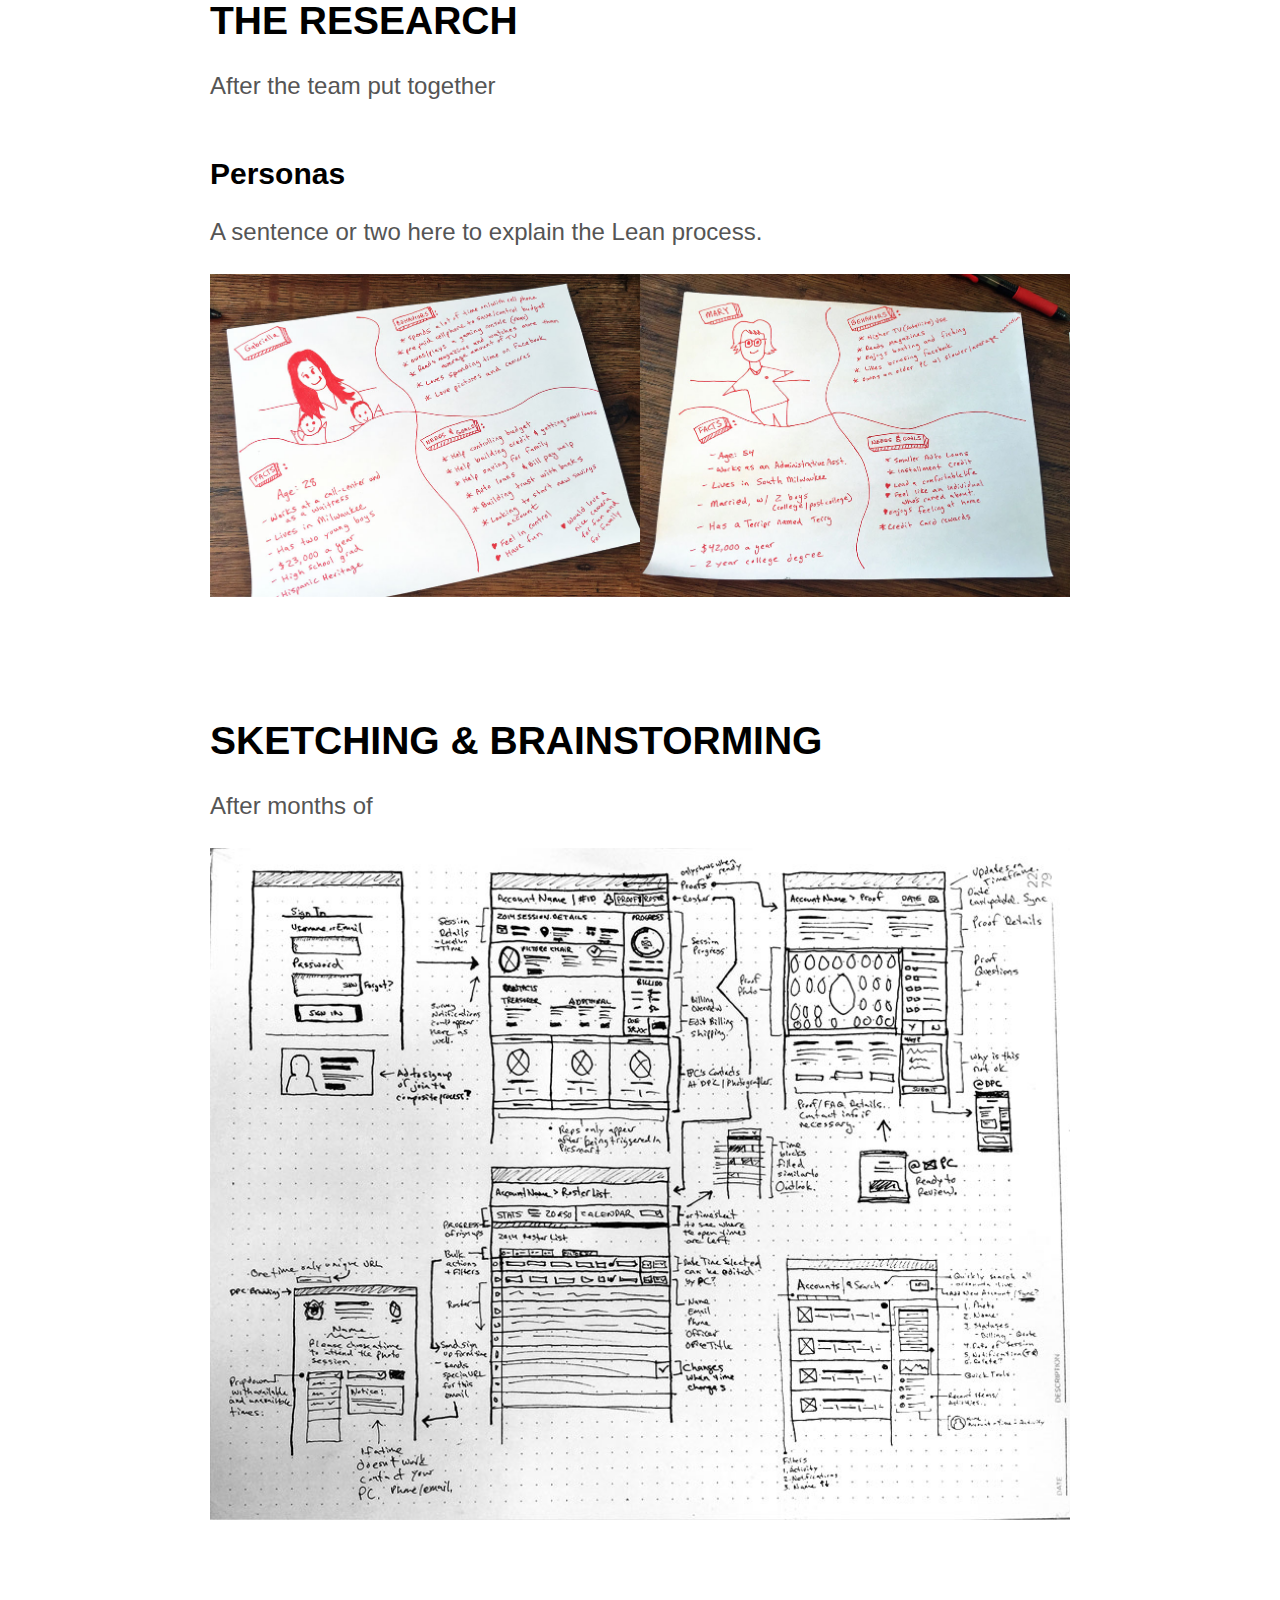
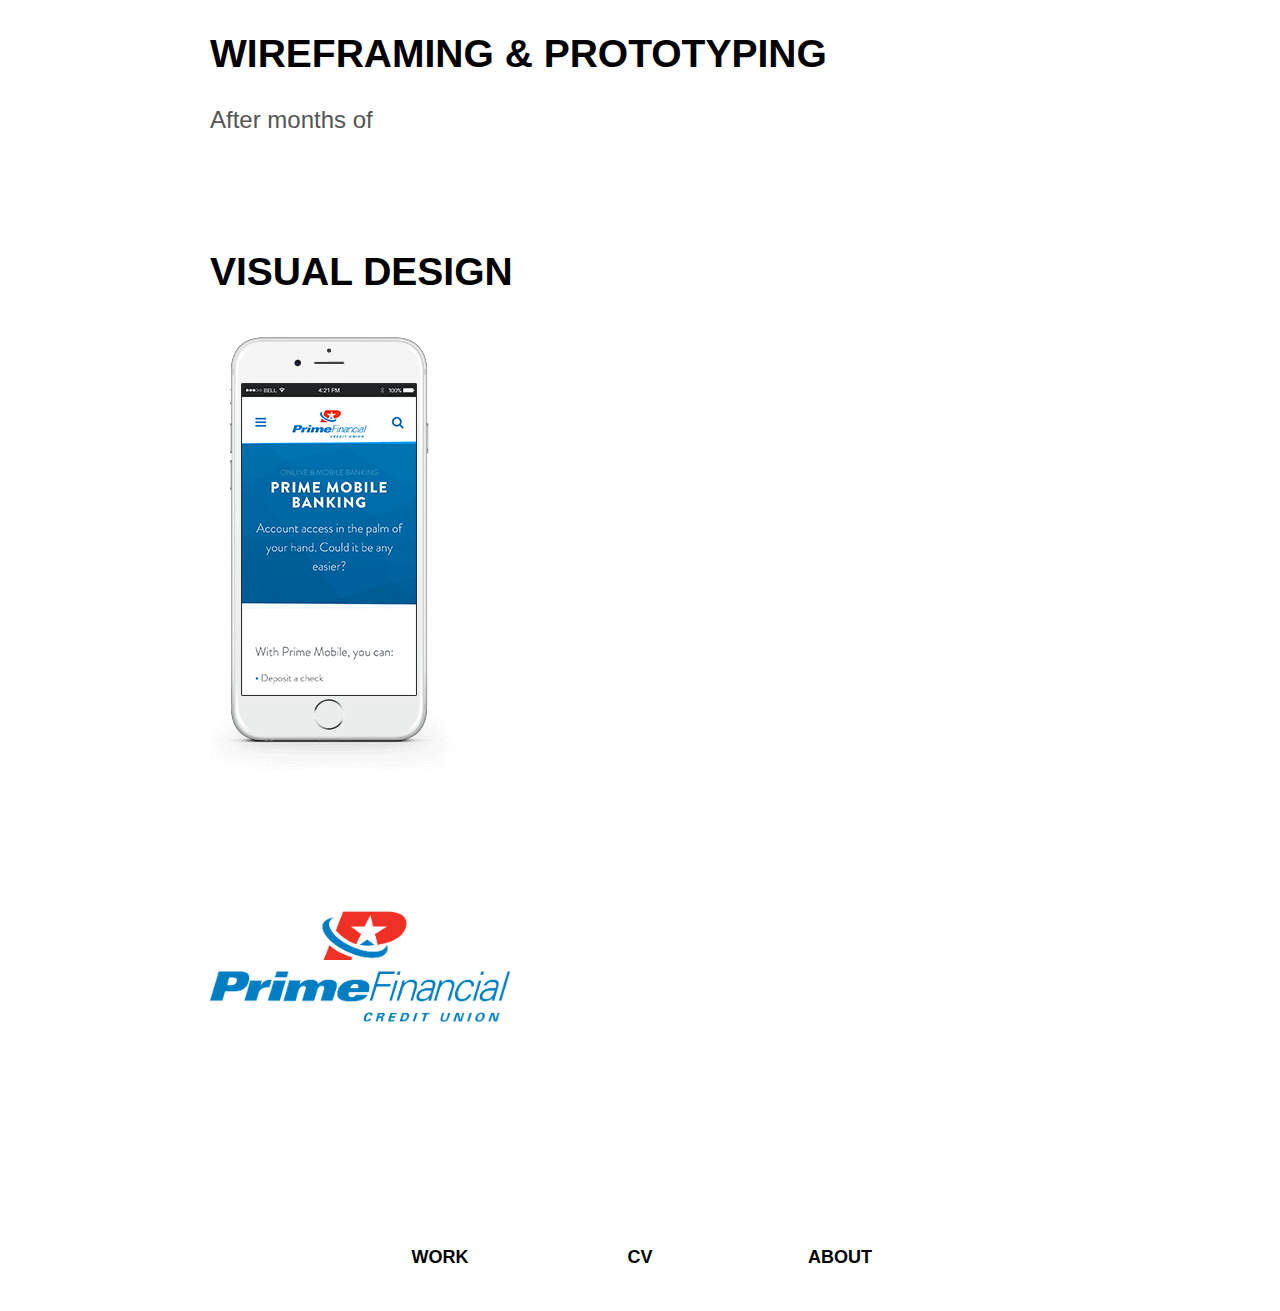
<file: prime-financial.html>
<!doctype html>
<html lang="en">
<head>
	<meta charset="utf-8">
	<title>Prime Financial Credit Union | Work | Portfolio of Zak Weiland</title>
	<meta name="viewport" content="initial-scale=1, user-scalable=yes">
	<meta name="description" content="Zak Weiland is a interaction / user experience designer and developer." />
	<link href='https://fonts.googleapis.com/css?family=Noticia+Text:400,400italic,700,700italic' rel='stylesheet' type='text/css'>
	<link rel="stylesheet" href="http://maxcdn.bootstrapcdn.com/font-awesome/4.3.0/css/font-awesome.min.css">
	<link rel="stylesheet" href="css/screen.css"/>
</head>
<body id="project">
	<nav class="header">
	   <ul>
	       <li><a href="index.html" class="work">Work</a>
	       <!-- <li><a href="process.html" class="process">Process</a> -->
	       <li><a href="cv.html" class="cv">CV</a>
	       <li><a href="about.html" class="about">About</a>
	       <!-- <li><a href="mailto:zweiland@gmail.com" class="contact">Contact</a> -->
	   </ul>
	</nav>
	<div class="wrapper">
		<header class="entry-header">
			<h1>Prime Financial Credit Union</h1>
			<h2>Helping people in the Milwaukee community access their finances from a name they already trust.</h2>
			<p class="read-time">Read time 4 minutes</p>
		</header><!-- .entry-header -->

        <div class="post-thumbnail">
          <img width="850" height="500" src="img/thumbs/pfcu-banner.jpg" class="attachment-post-thumbnail wp-post-image" alt="PFCU Case Study">
        </div><!-- .post-thumbnail -->

		<div class="entry-content">
			<section class="project-block">
				<h4>My Role</h4>
				<p>I lead the experience research, strategy, information architecture, wireframing, prototyping and testing of the final product.</p>
				<p><small><strong>The Team:</strong> <a href="https://twitter.com/NoraMKE">Nora Lahl</a>, <a href="http://mlatzke.com">Matt Latzke</a>, <a href="https://twitter.com/foilking">Kevin Curtis</a>, <a href="davidmarten.com">David Marten</a></small></p>
			</section>

			<section class="project-block">
				<h4>The Challenge</h4>
				<p>hello</p>
			</section>

			<section class="project-block">
				<h4>The Research</h4>
				<p>After the team put together</p>

				<h3>Personas</h3>
				<p>A sentence or two here to explain the Lean process.</p>
				<div class="row t-1">
					<div class="col-2">
						<img src="img/thumbs/pfcu-persona-1.jpg" alt="PFCU Persona" />
					</div>
					<div class="col-2">
						<img src="img/thumbs/pfcu-persona-2.jpg" alt="PFCU Persona" />
					</div>
				</div>
			</section>

			<section class="project-block">
				<h4>Sketching &amp; Brainstorming</h4>
				<p>After months of </p>
		        <figure>
		          <img src="img/thumbs/dpc-sketch-1.jpg" alt="DPC Dashboard Sketch">
		        </figure>
			</section>

			<section class="project-block">
				<h4>Wireframing &amp; Prototyping</h4>
				<p>After months of </p>
			</section>

			<section class="project-block">
				<h4>Visual Design</h4>
				<figured>
					<img src="img/thumbs/pfcu-phone-1.png">
				</figure>
			</section>

          <section class="project-block">
			<img src="img/logos/pfcu-logo.png" alt="PFCU Logo" width="300">
		  </section>
		</div>
      </div>
	</div>
	<nav class="footer">
	   <ul>
	       <li><a href="index.html" class="work">Work</a>
	       <!-- <li><a href="process.html" class="process">Process</a> -->
	       <li><a href="cv.html" class="cv">CV</a>
	       <li><a href="about.html" class="about">About</a>
	       <!-- <li><a href="mailto:zweiland@gmail.com" class="contact">Contact</a> -->
	   </ul>
	</nav>
	<!-- Global site tag (gtag.js) - Google Analytics -->
	<script async src="https://www.googletagmanager.com/gtag/js?id=UA-69666519-1"></script>
	<script>
	  window.dataLayer = window.dataLayer || [];
	  function gtag(){dataLayer.push(arguments);}
	  gtag('js', new Date());

	  gtag('config', 'UA-69666519-1');
	</script>
</body>
</html>
</file>
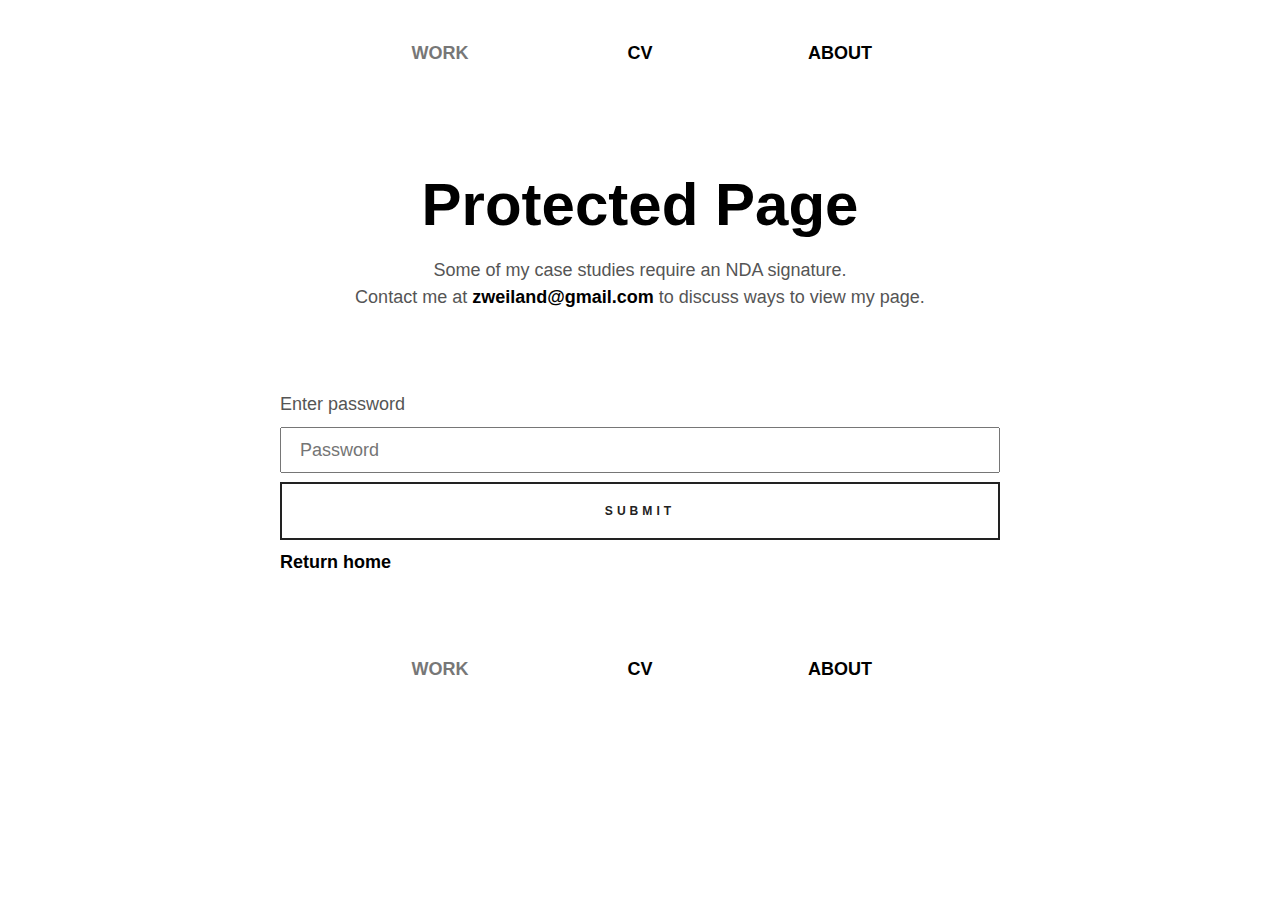
<file: protected-page.html>
<!doctype html>
<html lang="en">
<head>
	<meta charset="utf-8">
	<title>Login | Design Portfolio of Zak Weiland</title>
	<meta name="viewport" content="initial-scale=1, user-scalable=yes">
	<meta name="description" content="Zak Weiland is a interaction / user experience designer and developer." />
	<link href='https://fonts.googleapis.com/css?family=Noticia+Text:400,400italic,700,700italic' rel='stylesheet' type='text/css'>
	<link rel="stylesheet" href="css/screen.css" />
	<link rel="icon" type="image/x-icon" href="img/favicon.ico" />
</head>
<body id="work">
<main>
	<div class="cd-index cd-main-content">
		<nav class="header">
		   <ul>
		       <li><a href="index.html" class="work" data-type="page-transition">Work</a>
		       <li><a href="cv.html" class="cv" data-type="page-transition">CV</a>
		       <li><a href="about.html" class="about" data-type="page-transition">About</a>
		   </ul>
		</nav>
		<div class="wrapper" id="protectedPage">
			<header class="intro">
				<h1>Protected Page</h1>
				<p>Some of my case studies require an NDA signature.</p>
				<p>
					Contact me at <a href="mailto:zweiland@gmail.com?subject=Requesting%20the%20password%20to%20view%20your%20work" class="link-4">zweiland@gmail.com</a> to discuss ways to view my page.
				</p>
			</header>
			<section>
				<form>
					<div>
						<label class="">Enter password</label>
						<input type="password" placeholder="Password" class="input" />
						<button class="button">Submit</button>
						<a href="/">Return home</a>
					</div>
				</form>
			</section>
		</div>
		<nav class="footer">
		   <ul>
		       <li><a href="index.html" class="work">Work</a>
		       <li><a href="cv.html" class="cv">CV</a>
		       <li><a href="about.html" class="about">About</a>
		   </ul>
		</nav>
	</div>
</main>
<!-- Global site tag (gtag.js) - Google Analytics -->
<script async src="https://www.googletagmanager.com/gtag/js?id=UA-69666519-1"></script>
<script>
  window.dataLayer = window.dataLayer || [];
  function gtag(){dataLayer.push(arguments);}
  gtag('js', new Date());

  gtag('config', 'UA-69666519-1');
</script>
</body>
</html>
</file>
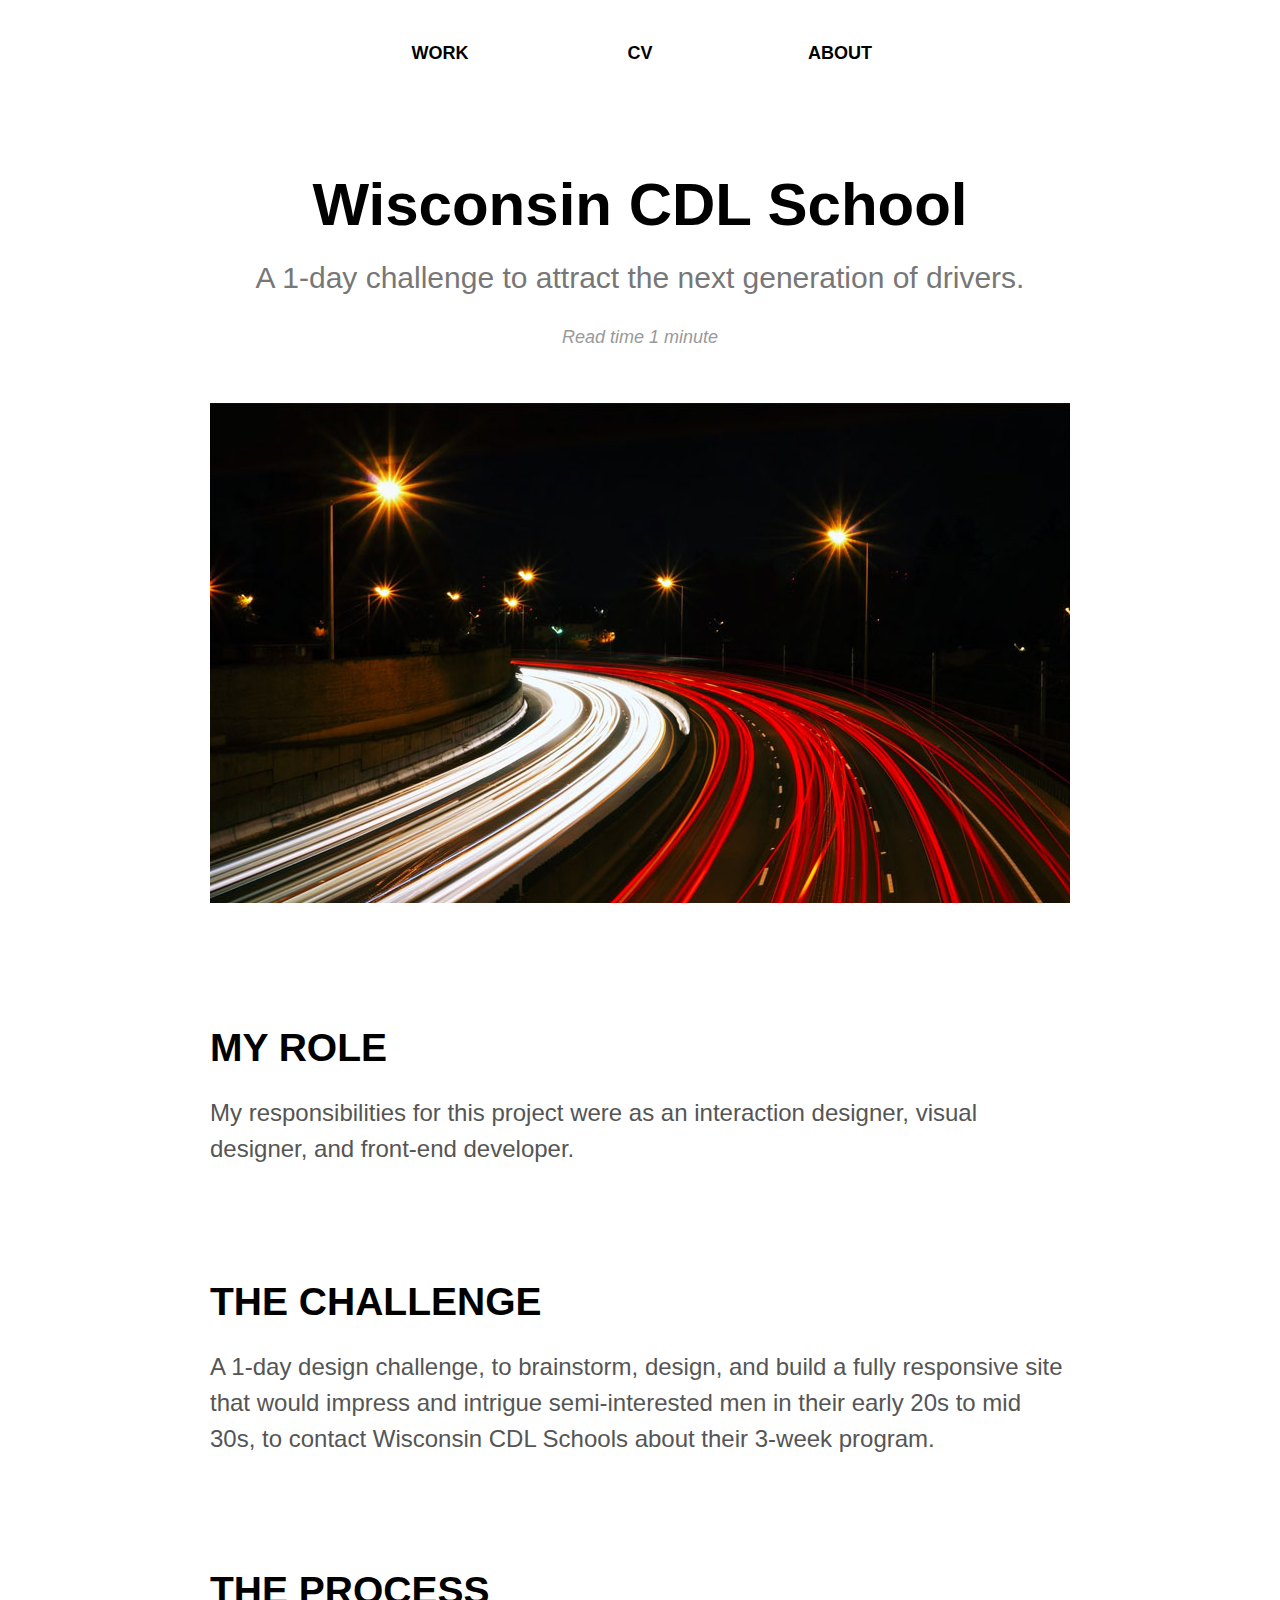
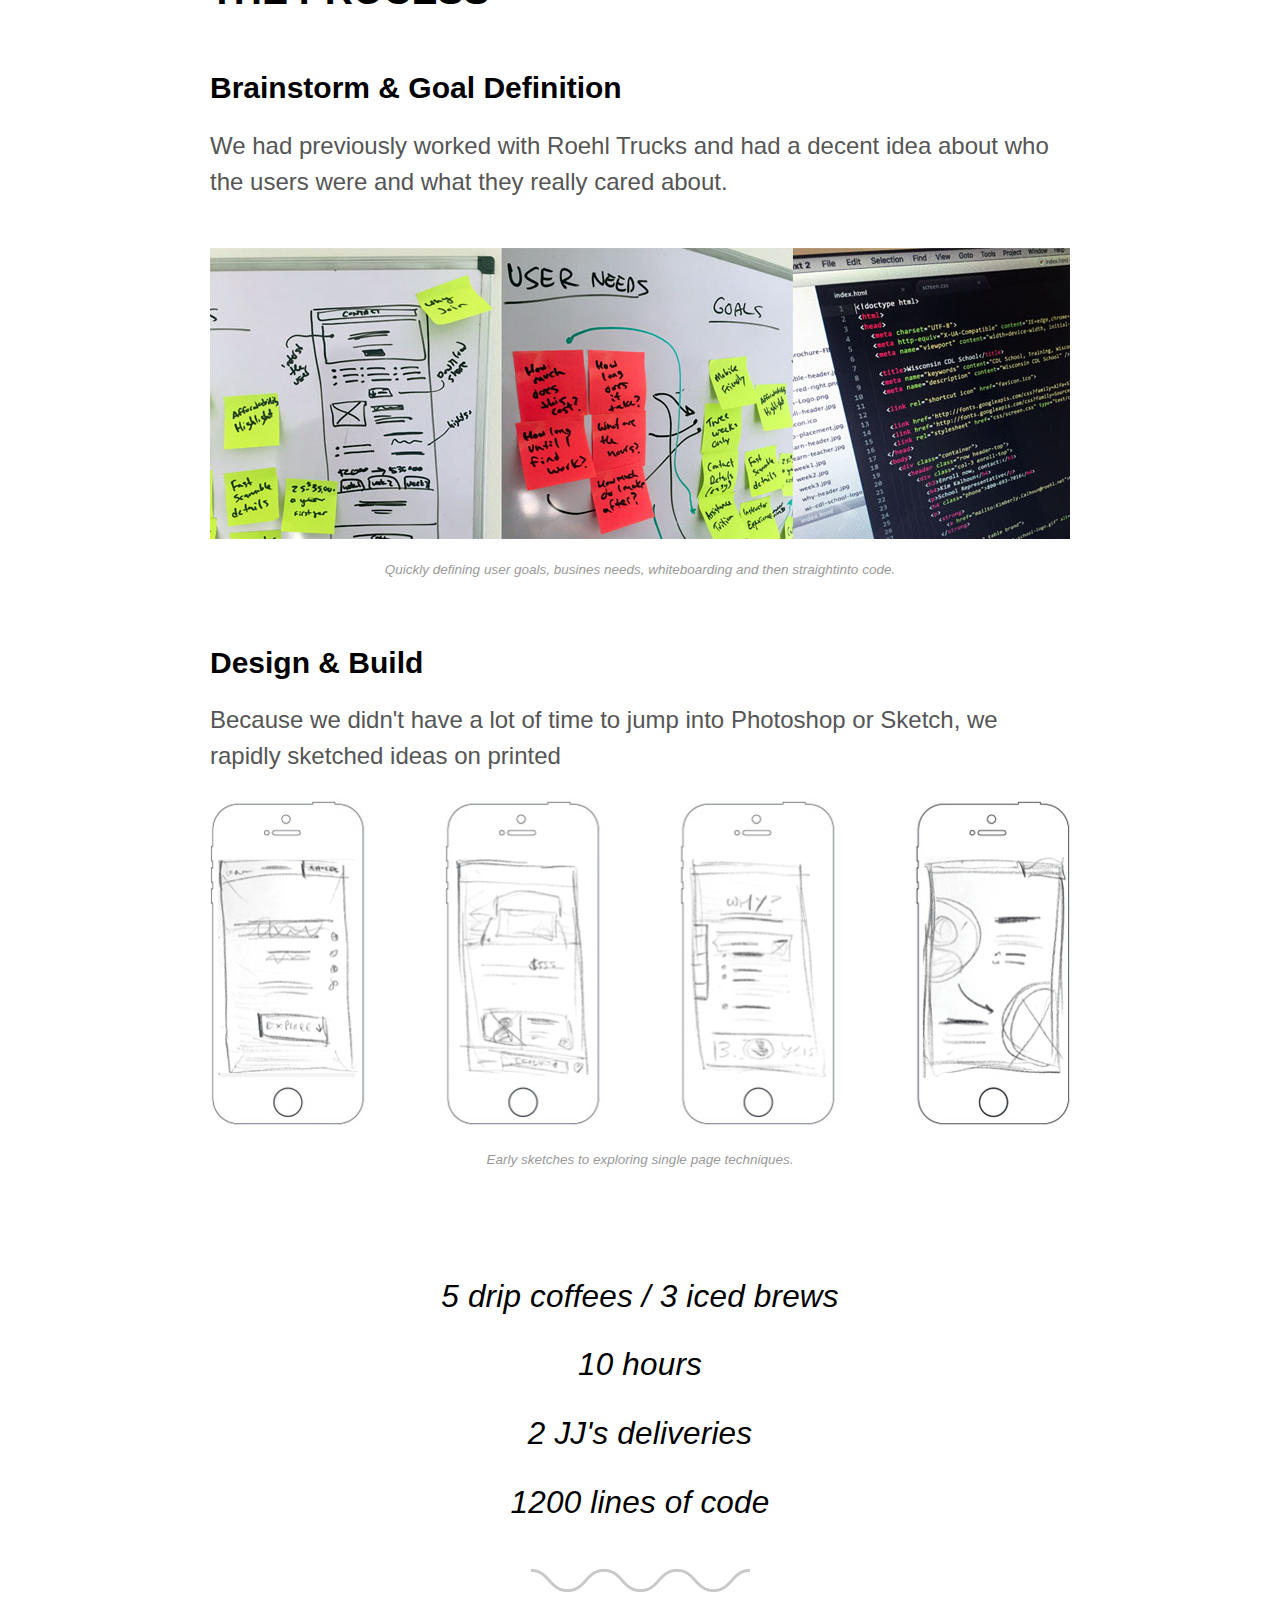
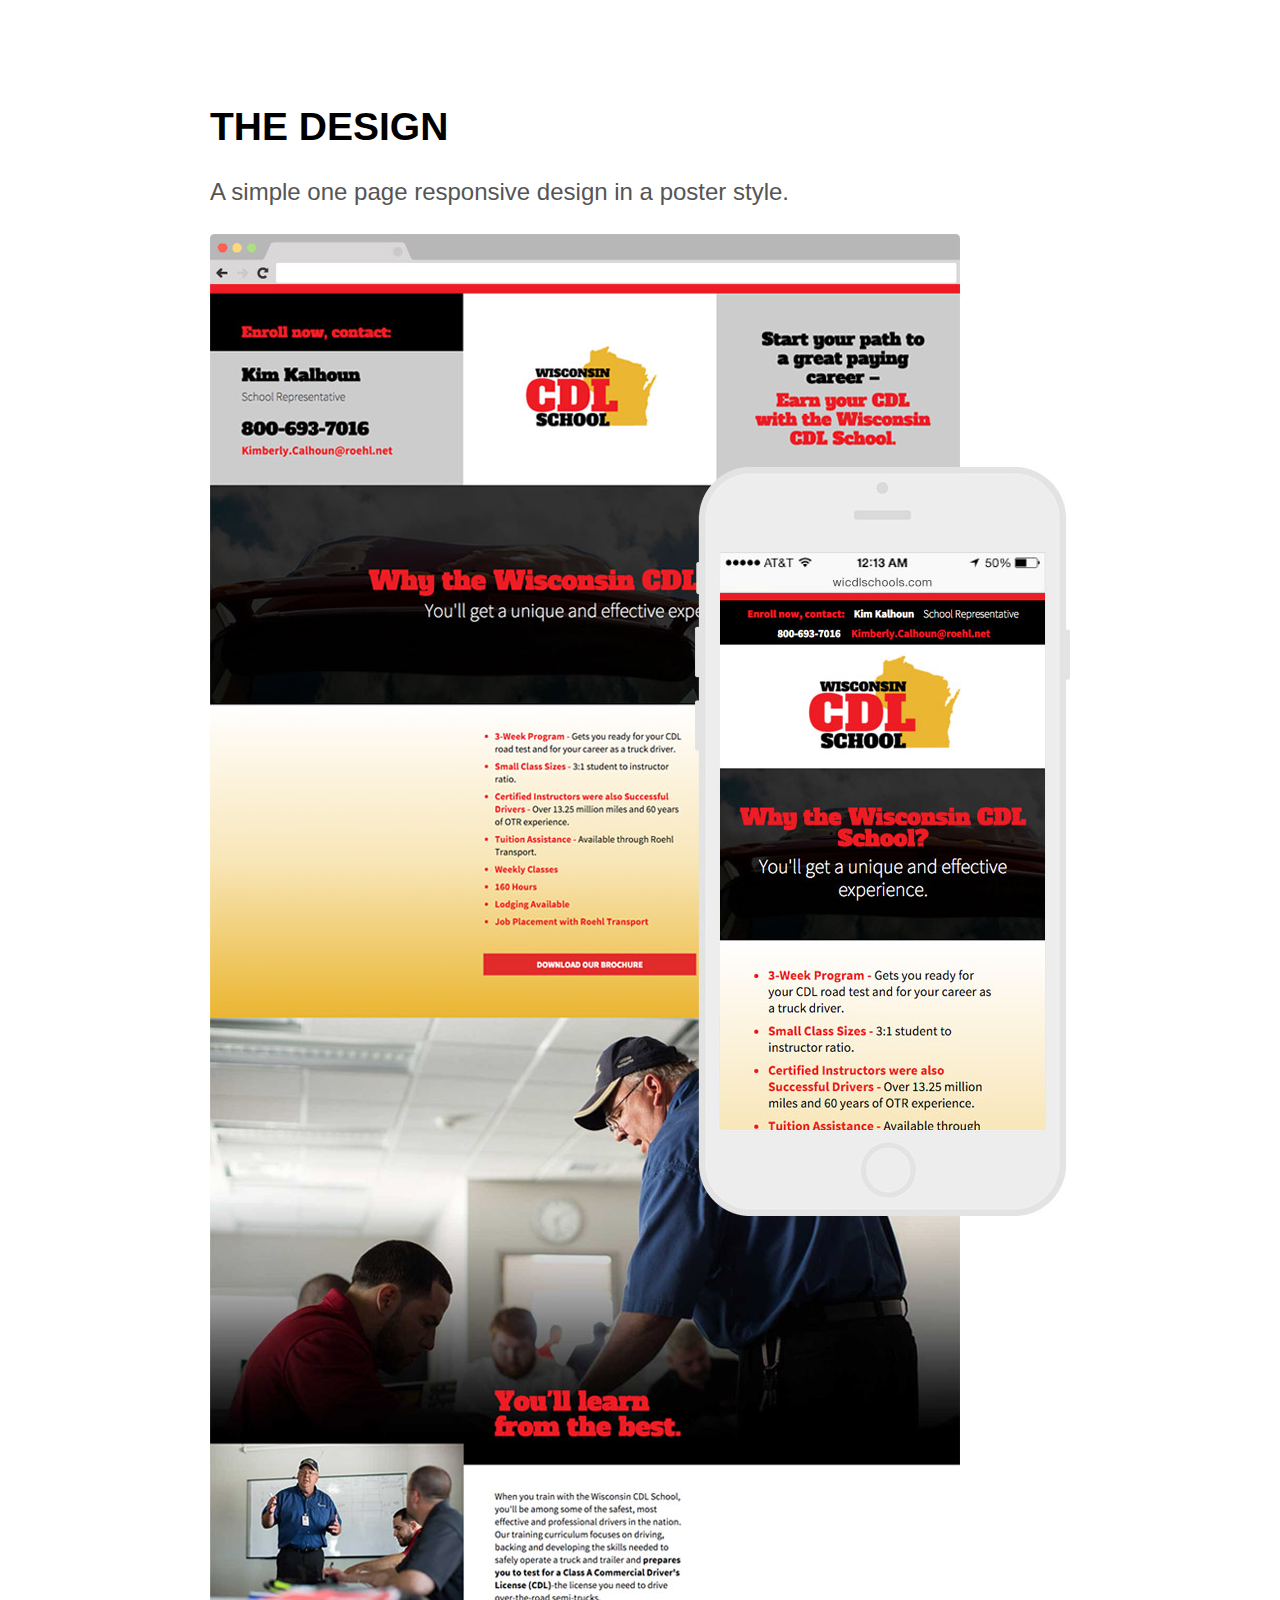
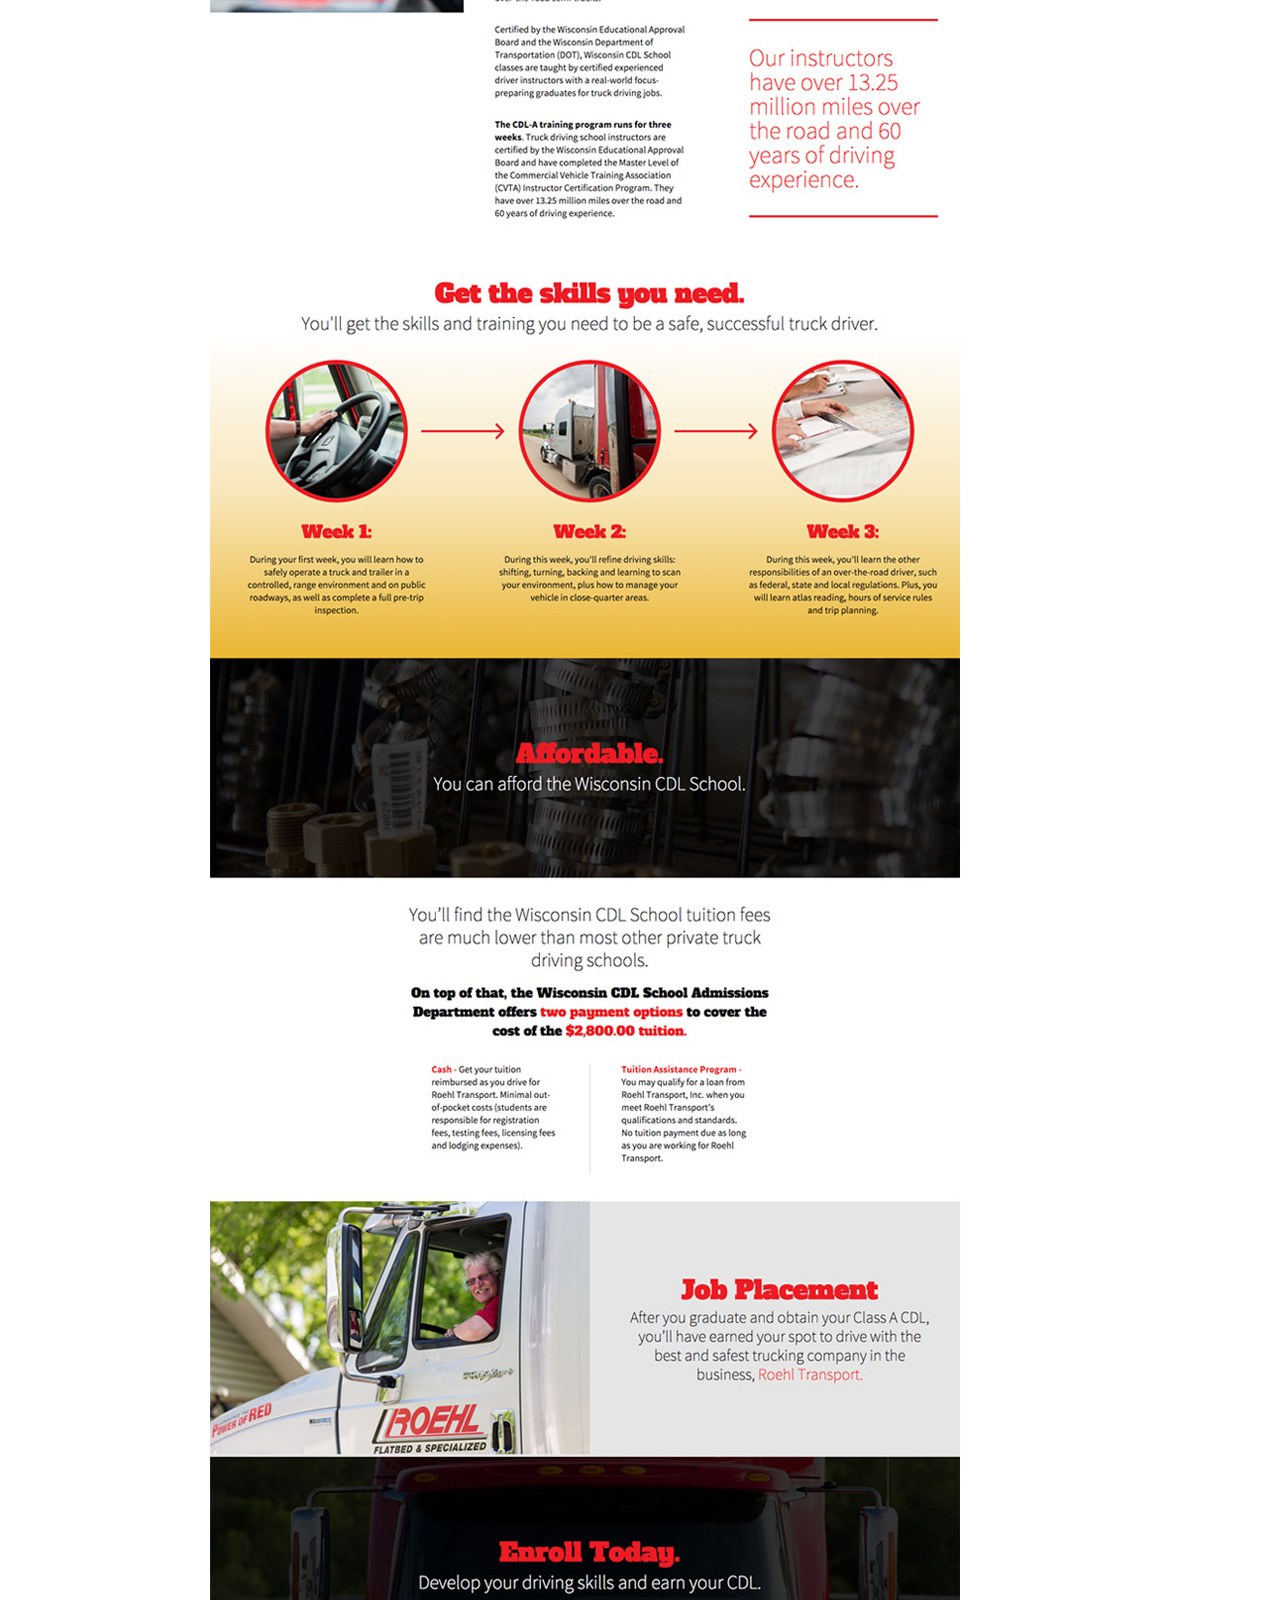
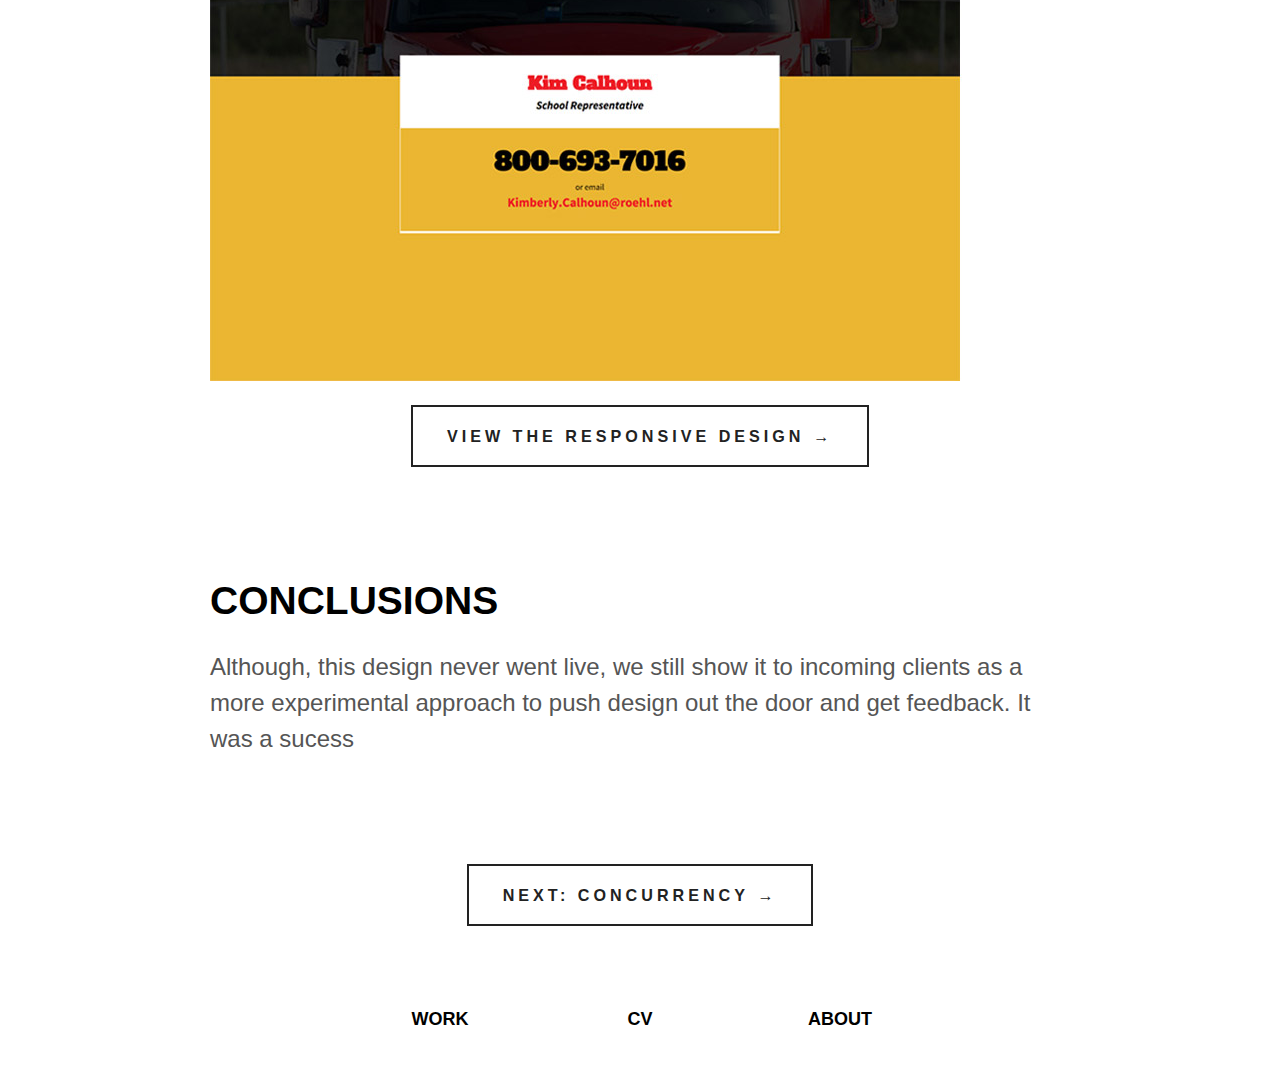
<file: wi-cdl-school.html>
<!doctype html>
<html lang="en">
<head>
	<meta charset="utf-8">
	<title>Wisconsin CDL School | Work | Portfolio of Zak Weiland</title>
	<meta name="viewport" content="initial-scale=1, user-scalable=yes">
	<meta name="description" content="Zak Weiland is a interaction / user experience designer and developer." />
	<link href='https://fonts.googleapis.com/css?family=Noticia+Text:400,400italic,700,700italic' rel='stylesheet' type='text/css'>
	<link rel="stylesheet" href="https://maxcdn.bootstrapcdn.com/font-awesome/4.3.0/css/font-awesome.min.css">
	<link rel="stylesheet" href="css/screen.css"/>
</head>
<body id="project">
	<nav class="header">
	   <ul>
	       <li><a href="index.html" class="work">Work</a>
	       <!-- <li><a href="process.html" class="process">Process</a> -->
	       <li><a href="cv.html" class="cv">CV</a>
	       <li><a href="about.html" class="about">About</a>
	       <!-- <li><a href="mailto:zweiland@gmail.com" class="contact">Contact</a> -->
	   </ul>
	</nav>
	<div class="wrapper">
		<header class="entry-header">
			<h1>Wisconsin CDL School</h1>
			<h2>A 1-day challenge to attract the next generation of drivers.</h2>
			<p class="read-time">Read time 1 minute</p>
		</header><!-- .entry-header -->

        <div class="post-thumbnail">
          <img src="img/thumbs/wicdls-banner.jpg" class="post-thumbnail-image" alt="WI CDL School Case Study">
        </div><!-- .post-thumbnail -->

		<div class="entry-content">
			<section class="project-block">
				<h4>My Role</h4>
				<p>My responsibilities for this project were as an interaction designer, visual designer, and front-end developer.</p>
			</section>

			<section class="project-block">
				<h4>The Challenge</h4>
				<p>A 1-day design challenge, to brainstorm, design, and build a fully responsive site that would impress and intrigue semi-interested men in their early 20s to mid 30s, to contact Wisconsin CDL Schools about their 3-week program.</p>
			</section>

			<section class="project-block">
				<h4>The Process</h4>
				<h3>Brainstorm &amp; Goal Definition</h3>
				<p>We had previously worked with Roehl Trucks and had a decent idea about who the users were and what they really cared about.</p>
				<figure class="t-2 b-2">
					<img src="img/thumbs/wicdls-brainstorming.jpg" alt="WI CDL Brainstorm">
					<p class="read-time text-center t-1"><small>Quickly defining user goals, busines needs, whiteboarding and then  straightinto code.</small></p>
				</figure>

				<h3 class="t-2">Design &amp; Build</h3>
				<p>Because we didn't have a lot of time to jump into Photoshop or Sketch, we rapidly sketched ideas on printed </p>
				<figure>
					<img src="img/thumbs/wicdls-mobile-sketchs.png" alt="WI CDL Sketches">
					<p class="read-time text-center t-1"><small>Early sketches to exploring single page techniques.</small></p>
				</figure>

				<blockquote>
					<p class="quote">5 drip coffees / 3 iced brews</p>
					<p class="quote">10 hours</p>
					<p class="quote">2 JJ's deliveries</p>
					<p class="quote">1200 lines of code</p>
				</blockquote>
			</section>

			<section class="project-block">
				<h4>The Design</h4>
				<p>A simple one page responsive design in a poster style.</p>
				<figure>
					<img src="img/thumbs/wi-cdl-schools-browser.jpg" alt="WI CDL Challenge">
				</figure>
				<p class="text-center">
					<a href="/wi-cdl-school/" class="button">View the Responsive Design →</a>
				</p>
			</section>

			<section class="project-block">
				<h4>Conclusions</h4>
				<p>Although, this design never went live, we still show it to incoming clients as a more experimental approach to push design out the door and get feedback. It was a sucess </p>
			</section>

			<section class="up-next text-center">
				<a href="concurrency.html" class="button">Next: Concurrency →</a>
			</section>
		</div>
      </div>
	</div>
	<nav class="footer">
	   <ul>
	       <li><a href="index.html" class="work">Work</a>
	       <!-- <li><a href="process.html" class="process">Process</a> -->
	       <li><a href="cv.html" class="cv">CV</a>
	       <li><a href="about.html" class="about">About</a>
	       <!-- <li><a href="mailto:zweiland@gmail.com" class="contact">Contact</a> -->
	   </ul>
	</nav>
	<!-- Global site tag (gtag.js) - Google Analytics -->
	<script async src="https://www.googletagmanager.com/gtag/js?id=UA-69666519-1"></script>
	<script>
	  window.dataLayer = window.dataLayer || [];
	  function gtag(){dataLayer.push(arguments);}
	  gtag('js', new Date());

	  gtag('config', 'UA-69666519-1');
	</script>
</body>
</html>
</file>
<file: css/screen.css>
html, body, div, span, applet, object, iframe,
h1, h2, h3, h4, h5, h6, p, blockquote, pre,
a, abbr, acronym, address, big, cite, code,
del, dfn, em, img, ins, kbd, q, s, samp,
small, strike, strong, sub, sup, tt, var,
b, u, i, center,
dl, dt, dd, ol, ul, li,
fieldset, form, label, legend,
table, caption, tbody, tfoot, thead, tr, th, td,
article, aside, canvas, details, embed,
figure, figcaption, footer, header, hgroup,
menu, nav, output, ruby, section, summary,
time, mark, audio, video {
  margin: 0;
  padding: 0;
  border: 0;
  font: inherit;
  font-size: 100%;
  vertical-align: baseline; }

html {
  line-height: 1; }

ol, ul {
  list-style: none; }

table {
  border-collapse: collapse;
  border-spacing: 0; }

caption, th, td {
  text-align: left;
  font-weight: normal;
  vertical-align: middle; }

q, blockquote { quotes: none; }
q:before, q:after, blockquote:before, blockquote:after {
  content: "";
  content: none;
}

video {
  width: 100%    !important;
  height: auto   !important;
}

a img {
  border: none; }

article, aside, details, figcaption, figure, footer, header, hgroup, menu, nav, section, summary {
  display: block; }

*, *::after, *::before {
  box-sizing: border-box;
}

b, strong { font-weight: bold; }
i, em { font-style: italic; }


blockquote {
  line-height: 1.4;
  text-align: center;
  font-size: 1.75rem;
  margin: 2.75em 0 3em;
  border: none;
  padding: 0;
  letter-spacing: .01rem;
  font-style: italic;
  transition: margin 100ms;
  background: url(../img/underline.png) center bottom no-repeat;
  padding-bottom: 1.875em;
  }

blockquote p.quote {
  text-indent: 0;
  margin-bottom: .5rem;
  padding-top: 0.5em;
  font-style: italic;
  color: #000;}

blockquote footer p {
  margin-bottom: 0;
  font-style: italic;
  font-size: 0.75em; }

.left { float: left; }
.right { float: right; }

html {
  background: #fff;
  color: #555;
  font-size: 18px;
  line-height: 1.5;
  font-family: sans-serif;
}

body {
  font-family: -apple-system,BlinkMacSystemFont,"Segoe UI",Roboto,Oxygen-Sans,Ubuntu,Cantarell,"Helvetica Neue",sans-serif;
}

body { background: #fff; }

h1 {
  color: #000;
  font-size: 60px;
  line-height: 1.25;
  font-weight: bold;
}

h2 {
  color: #777;
  font-size: 30px;
  line-height: 1.4;
}

h3 {
  color: #000;
  font-size: 1.25em;
  line-height: 1.4;
  font-weight: 100;
  margin: 1.625em 0 .625em;
  font-weight: bold;
}

h4 {
  color: #000;
  font-size: 1.625em;
  line-height: 1.4;
  font-weight: 900;
  text-transform: uppercase;
  margin-bottom: .5em;
}

a {
  color: #000;
  font-weight: bold;
  text-decoration: none;
}

img {
  max-width: 100%;
}

small {
  font-size: 75%;
}
figure {
  max-width: 100%;
  margin: 0;
  margin: 1em 0;
}
.read-time {
  color: #999;
  font-style: italic;
  font-size: 75%;
  margin: 1.5em 0 3em;
  line-height: 130%;
}

.text-center { text-align: center; }
.text-right { text-align: right; }
.text-left { text-align: left; }

.t-1 { margin-top: 1em; }
.t-2 { margin-top: 2em; }
.b-1 { margin-bottom: 1em; }
.b-2 { margin-bottom: 2em; }

.col-2, .col-3, .col-4 {
  display: inline-block;
  position: relative;
  float: left;
}

.col-2 { width: 50%; }
.col-3 { width: 30%; margin-right: 3.3333333%; }
.col-4 { width: 25%; }


@media (max-width: 600px) {
  .col-2, .col-4 { width: 100%; }
}

.wrapper {
  width: 90%;
  max-width: 1040px;
  margin: 0 auto;
}

main {}

.bold {
  font-weight: bold;
}

nav {
  text-transform: uppercase;
}

nav.header {
  padding-bottom: 60px;
}

nav.footer {
  padding-top: 40px;
}

nav ul {
  max-width: 600px;
  margin: 0 auto;
}

nav li {
  display: inline-block;
  width: 33.333333%;
  text-align: center;
}

nav a {
  display: block;
  padding: 40px 0;
}

.up-next {
}

.social {
  font-size: 1.5em;
  margin: 0;
}
.social a {
  color: black;
  display: inline-block;
  transition: color .2s;
  padding: 0;
  margin-right: 1%;
}
.social a:hover {

}

@media (max-width: 600px) {
  nav.header { padding-bottom: 20px; }
  nav.footer { padding-top: 20px; }
}

@media (max-width: 440px) {
  nav { font-size: 14px; }
  nav a { padding: 20px 0; }
}

.button {
  display: inline-block;
  width: auto; height: auto;
  color: #222;
  background-color: transparent;
  border: 2px solid #222;
  font-size: .6725em;
  font-weight: 900;
  text-transform: uppercase;
  letter-spacing: 4px;
  padding: 21px 34px;
  font-style: normal;
  line-height: 1em;
  text-transform: uppercase;
  text-align: center;
  text-decoration: none;
  cursor: pointer;
  outline: none;
  -webkit-appearance: none;
  -moz-appearance: none;
  appearance: none;

  transition: all 0.2s cubic-bezier(0.175, 0.885, 0.32, 1.275);
}
.button:hover {
  background: #222;
  color: white;
}

#work .work,
#about .about,
#cv .cv,
#process .process {
  color: #777;
}

header {
  width: 100%;
  text-align: center;
  padding-bottom: 80px;
}

header h1 {
  padding-bottom: 15px;
}

.projects {
  text-align: center;
  margin: 0 auto;
  max-width: 600px;
}

.projects a {
  display: block;
}

.projects p {
  font-weight: 300;
  font-size: 1em;
  margin-top: 2em;
  color: #777;
}

.projects p strong {
  font-weight: 800;
  color: #000;
  text-transform: uppercase;
  display: inline-block;
  margin-right: 2%;
}

.projects img {
  display: block;
  position: relative;
 -webkit-filter: grayscale(1);
  filter: grayscale(1);
  transition: all 0.35s;
}

.projects li {
  margin-bottom: 10%;
}

.projects li:hover img {
 -webkit-filter: grayscale(0);
  filter: grayscale(0);
}
/*
.projects li:hover h3 {
  opacity: 1;
  -webkit-animation: titleBounce .4s ease;
  -moz-animation:titleBounce .4s ease;
  -ms-animation:titleBounce .4s ease;
  -o-animation:titleBounce .4s ease;
  transform:
  -webkit-animation-fill-mode: forwards;
  -moz-animation-fill-mode: forwards;
  -ms-animation-fill-mode: forwards;
  -o-animation-fill-mode: forwards;
  animation-fill-mode: forwards;
}*/

.project-block {
  margin: 12.5% 0;
}
.project-block p,
.project-block li {
  margin-bottom: 1em;
}
.project-block ol {
  list-style: decimal;
  padding-left: 1.25em;
}

#process .wrapper {
  max-width: 1080px;
  font-size: 24px;
}
#process .col-4 {
  text-align: center;
}


#about .wrapper {
  max-width: 640px;
  font-size: 24px;
}

#about h1 {
  margin-bottom: 40px;
  text-align: center;
}

#about p { padding-bottom: 1em; }

.zak {
  display: block;
  margin: 0 auto 80px;
  max-width: 325px;
}

@media (max-width: 600px) {
  #about .wrapper {
    width: 80%;
    font-size: 18px;
  }
  #about h1 {
    margin-bottom: 20px;
  }
  .zak {
    width: 200px;
    margin-bottom: 40px;
  }
}

@media (max-width: 440px) {
  header h1 {
    padding-bottom: 0;
  }

  #about .wrapper {
    width: 90%;
    font-size: 16px;
  }
  #about h1 {
    margin-bottom: 20px;
  }
}

#cv .wrapper { max-width: 640px; }

#cv .section_title {
  color: #000;
  padding-bottom: 24px;
  font-weight: bold;
}

#cv h3 {
  color: #000;
  font-size: 1.125em;
  margin-top: .5em;
}

#cv span {
  font-weight: normal;
  display: block;
  margin-bottom: .5em;
}

#cv section li {
  padding-bottom: 2em;
}

#cv section {
  padding-bottom: 20px;
}

.cv-contact p {
  font-size: 24px;
  margin-bottom: .5em;
}

#cv .job-highlights {
  list-style-type: disc;
  margin-bottom: 0;
}

#cv .job-highlights li {
  padding-bottom: 0;
}

#cv ul ul {
  list-style-type: disc;
  margin-bottom: 0;
  margin-left: .75rem;
  margin-top: 1rem;
}

#cv ul ul li {
  padding-bottom: 0;
  margin-bottom: 1rem;
}

.last-line-cv {
  display: block;
  padding-top: .75em;
  margin-top: .75em;
  border-top: 1px dashed #cfcfcf;
}

@media (max-width: 440px) {
  #cv header {
    padding: 0 0 20px;
  }
}

/* PROTECTED PAGE  */

#protectedPage form {
  max-width: 40rem;
  margin: 0 auto;
}

form label, form input, form button.button {
    display: block;
    width: 100%;
    margin-bottom: .5rem;
}
form input {
  height: 2rem;
  line-height: 1rem;
  padding: 21px 1rem;
  font-size: 1rem;
}


/* PROJECT WRAPPER */

#project .wrapper {
  max-width: 860px;
  font-size: 24px;
}

#project .entry-header {
  text-align: center;
  margin-bottom: .5em;
  padding-bottom: 0;
}

.project_title {
  padding-bottom: 40px;
}

.project_intro {
  margin: 0 auto 40px;
  zoom: 1;
}

.project_intro:before, .project_intro:after, .row:before, .row:after {
  content: '';
  display: table;
}

.project_intro:after, .row:after {
  clear: both;
}

.project_intro .summary {
  float: left;
  width: 55%;
  margin-right: 10%;
}

.project_intro .summary p { padding-bottom: 1em; }
.project_intro ul { float: left; width: 35%; }
.project_intro li { padding-bottom: 1em; }
.project_intro h3 { padding-bottom: 5px; }


@media (max-width: 600px) {
  #project .wrapper {
    width: 80%;
    font-size: 18px;
  }
  #project h1 {
    margin-bottom: 20px;
  }
  .zak {
    width: 200px;
    margin-bottom: 40px;
  }
}

@media (max-width: 440px) {
  #project .wrapper {
    width: 90%;
    font-size: 16px;
  }
  #project h1 {
    margin-bottom: 20px;
  }
}

figure {
  clear: both;
}

figure img {
  margin: 0 auto;
  display: block;
  width: 100%;
}

figcaption {
  text-align: center;
  font-style: italic;
  padding: 30px 0 0;
  max-width: 70%;
  margin: 0 auto;
}

figure:last-child { padding-bottom: 0; }

.caveat {
  font-size: .8em;
  line-height: 1.4; }

@media (max-width: 769px) {
  figure {
    padding-bottom: 40px; }

  figcaption {
    max-width: 100%; }
}

@media (max-width: 600px) {
  .project_intro {
    margin: 0 auto 30px;
  }
  .project_intro .summary {
    float: none;
    width: 100%;
    margin: 0;
    padding-bottom: 20px;
  }
  .project_intro ul {
    width: 100%;
    float: none;
  }
  figure { padding-bottom: 40px; }
}

@media (max-width: 440px) {
  .project_title { padding-bottom: 20px; }
  .project_intro { margin: 0 auto 10px; }
  figure { padding-bottom: 30px; }
}

@media (max-width: 660px) {
  body {
    font-size: 16px;
    line-height: 1.4;
  }
  h1 { font-size: 48px; }
  h2 { font-size: 24px; }

  blockquote {
    font-size: 1.25em;
    background: none;
    padding: 0;
  }

  .button {
    letter-spacing: 2px;
    padding: 12px 24px;
  }

  .intro { padding-bottom: 40px; }
  .intro h1 { font-size: 48px; }
  .intro h2 { font-size: 24px; }
}

@media (max-width: 440px) {
  body {
    font-size: 14px;
    line-height: 1.4;
  }
  h1 { font-size: 30px; }
  h2 { font-size: 18px; }
  h3 { font-size: 1.125em; }
  h4 { font-size: 1.375em; }

  .intro { padding-bottom: 40px; }
  .intro h1 { font-size: 30px; padding-bottom: 0px; }
  .intro h2 { font-size: 18px; }

  .projects li { margin-bottom: 3em; }
  .projects p {
    font-size: 1em;
    margin-top: 1em;
  }
}


body::after, body::before {
  /* these are the 2 half blocks which cover the content once the animation is triggered */
  height: 50vh;
  width: 100%;
  position: fixed;
  left: 0;
}
body::before {
  top: 0;
  transform: translateY(-100%);
}
body::after {
  bottom: 0;
  transform: translateY(100%);
}
body.page-is-changing::after, body.page-is-changing::before {
  transform: translateY(0);
}
.cd-loading-bar {
  /* this is the loading bar - visible while switching from one page to the following one */
  position: fixed;
  height: 2px;
  width: 90%;
}
.cd-loading-bar::before {
  /* this is the progress bar inside the loading bar */
  position: absolute;
  left: 0;
  top: 0;
  height: 100%;
  width: 100%;
  transform: scaleX(0);
  transform-origin: left center;
}
.page-is-changing .cd-loading-bar::before {
  transform: scaleX(1);
}

@keyframes titleBounce {
  0% {
    -webkit-transform: translateY(40);
    -moz-transform: translateY(40);
    -ms-transform: translateY(40);
    -o-transform: translateY(40);
    transform: translateY(40);
  }
  50% {
    -webkit-transform: translateY(-10);
    -moz-transform: translateY(-10);
    -ms-transform: translateY(-10);
    -o-transform: translateY(-10);
    transform: translateY(-10);
  }
  100% {
    -webkit-transform: translateY(0);
    -moz-transform: translateY(0);
    -ms-transform: translateY(0);
    -o-transform: translateY(0);
    transform: translateY(0);
  }
}
</file>
<file: wi-cdl-school/css/screen.css>
/* 
  :: Reset
*/

.red { color: #ed1c24; }
.yellow { color: #eab632; }
.row .dark { color: black; }
.green { color: #39b54a; }

html, body, div, span, applet, object, iframe, h1, h2, h3, h4, h5, h6, p, blockquote, pre, a, abbr, acronym, address, big, cite, code, del, dfn, em, img, ins, kbd, q, s, samp, small, strike, strong, sub, sup, tt, var, b, u, i, center, dl, dt, dd, ol, ul, li, fieldset, form, label, legend, table, caption, tbody, tfoot, thead, tr, th, td, article, aside, canvas, details, embed, figure, figcaption, footer, header, hgroup, menu, nav, output, ruby, section, summary, time, mark, audio, video {
  margin: 0;
  padding: 0;
  border: 0;
  font-size: 100%;
  font: inherit;
  vertical-align: baseline;
}

body {
  line-height: 1;
  background-color: #1a1a1a;
  background-image: url(http://www.roehl.jobs/Content/public/images/bg_bodybottom.png);
  background-repeat: repeat;
}

ol, ul {
  list-style: none;
}

q, blockquote {
  quotes: none;
}

q:before,
q:after,
blockquote:before,
blockquote:after {
  content: "";
  content: none;
}

a img {
  border: none;
}

article, aside, details, figcaption, figure, footer, header, hgroup, menu, nav, section, summary {
  display: block;
}

div, section, button, a, header, footer, ul, ol, input, li {
  -webkit-box-sizing: border-box;
  -moz-box-sizing: border-box;
  box-sizing: border-box;
  position: relative;
  vertical-align: top;  
}

.table {
  display: table;
}

.v-cell {
  display: table-cell;
  vertical-align: middle;
}

.v-cell-bottom {
  display: table-cell;
  vertical-align: bottom;  
}


/* 
  :: RWD Resets
*/

html {
  overflow-y: auto;
}

img, video {
  max-width: 100%;
  height: auto;
}

/*
  :: Typography
*/

body {
 -webkit-text-size-adjust: 100%;
  -ms-text-size-adjust: 100%;
  text-align: center;
  color: #000;
  font: 400 100%/1.5 'Source Sans Pro', arial, sans-serif;
  -webkit-font-smoothing: subpixel-antialiased;
}

p {
  margin: 0 auto 1.75em;
}

strong {
  font-weight: bold;
}

em {
  font-style: italic;
  font-size: 1em;
  color: #989898;
  color: rgba(0,0,0,0.35)
}

ul{
 margin-bottom: 1.75em;
}

figure img{
 margin-bottom: 0;
}

h1, h2, h3 {
  font-weight: 900;
}

p {
}

h4, strong, b {
  font-weight: 700;
}

a {
  color: #ed1c24;
  text-decoration: none;
}

a:hover {
  text-decoration: underline;
}

em {
  font-style: italic;
}

/* 
  :: Misc
*/

.banner {
  color: white;
  padding: 0 5%;
}

.banner-title {
  font-size: 3em;
  color: #ed1c24;
  font-family: "Alfa Slab One";
  margin: 0;
  line-height: 1em;
}

.banner-lead {
  font-size: 2.25em;
  color: white;
  font-weight: 100;
  margin: .3em 0 0;
  line-height: 1.2em;
}

.yellow-gradient {
  background: #ffffff;
  background: url([data-uri]);
  background: -moz-linear-gradient(top,  #ffffff 0%, #f8e6b8 50%, #eab632 100%);
  background: -webkit-gradient(linear, left top, left bottom, color-stop(0%,#ffffff), color-stop(50%,#f8e6b8), color-stop(100%,#eab632));
  background: -webkit-linear-gradient(top,  #ffffff 0%,#f8e6b8 50%,#eab632 100%);
  background: -o-linear-gradient(top,  #ffffff 0%,#f8e6b8 50%,#eab632 100%);
  background: -ms-linear-gradient(top,  #ffffff 0%,#f8e6b8 50%,#eab632 100%);
  background: linear-gradient(to bottom,  #ffffff 0%,#f8e6b8 50%,#eab632 100%);
  filter: progid:DXImageTransform.Microsoft.gradient( startColorstr='#ffffff', endColorstr='#eab632',GradientType=0 );
}

.btn {
  background: #e12b2a;
  border: 1px solid #eb5959;
  border-radius: 2px;
  color: white;
  cursor: pointer;
  display: inline-block;
  line-height: 40px;
  padding: 0 20px;
  text-transform: uppercase;
  text-align: center;
  -webkit-transition: all 0.3s ease;
  -moz-transition: all 0.3s ease;
  transition: all 0.3s ease;
  -webkit-appearance: none;
  border-radius: 0;
  display: inline-block;
  text-decoration: none;
  font-weight: 600;
}

.btn:hover {
  background: black;
  border-color: black !important;  
  color: white;
  text-decoration: none;
}

.btn-brochure {
  width: 28%;
  margin-bottom: 5em;
}


/*
  ::Proportional Grid
*/

@viewport {
  width: device-width;
}

.container {
  width: 100%;
  margin-left: auto;
  margin-right: auto;
  max-width: 1420px;
  *zoom: 1;
  max-width: 1440px;
  background: white;
  border-top: 18px solid #ed1c24;
}

.container:after {
  content: "";
  display: table;
  clear: both;
}

.row, section{
  clear: both;
  width: 100%;
  float: left;
}

html{
  -webkit-hyphens: auto;
   -moz-hyphens: auto;
   hyphens: auto;
}

.col-3 {
  width: 33.333333333%;
  float: left;
}


/* 
  :: Specifics
*/

/* Header */
.slogan {
  background: #cccccc;
  font-family: "Alfa Slab One";
  padding: 0 5% 0;v
  margin: 0;
  height: 363px;
}

.slogan h3 {
  font-size: 2em;
  line-height: 1.125em;
}

.slogan .red {
  padding-top: .25em;
  display: block;
}

.brand {
  height: 363px;
}

.brand img {
  max-width: 268px;
}

/* Enroll Top */
.enroll-top {
  background: #cccccc;
  display: table-row;;
  vertical-align: middle;
  text-align: left;
  height: 363px;
}

.enroll-top h3 {
  background: black;
  color: #ed1c24;
  padding: 2em 0 .575em 60px;
  font-size: 1.675em;
  font-family: "Alfa Slab One";
  margin: 0;
}

.enroll-top h4 {
  font-size: 2em;
  font-family: "Alfa Slab One";
  margin: .675em 0 0 60px;
}

.enroll-top p {
  font-size: 1.375em;
  margin: 0 0 0 60px;
  font-weight: 100;
}


/* Why */
.why header {
  background: url(../images/why-header.jpg) 0 0 no-repeat;
  background-size: cover;
  height: 416px;
}

.learn-header {
  background: url(../images/learn-header.jpg) 0 0 no-repeat;
  background-size: cover;
  height: 847px;
}

.learn-title {
  max-width: 25%;
  margin: 0 auto 1em;
  text-align: left;
}

.learn-content {
  padding-top: 3em;
}

.learn-content p {
  width: 25%;
  margin: 0 auto;
  text-align: left;
  margin-bottom: 2em;
}

.why-list {
  width: 33.333333%;
  margin: 3em auto;
  text-align: left;
  padding: 0 60px;
  font-weight: 600;
  color: #ed1c24;
}

.why-list li {
  margin-bottom: .5em;
  list-style: disc;
}

.why-list span {
  font-weight: 400;
  color: black;
}


/* Learn */
.image-callout {
  position: absolute;
  top: -40px;
}

.learn blockquote {
  position: absolute;
  bottom: .875em; right: 60px;
  font-weight: 200;
  color: #ed1c24;
  font-size: 2.875em;
  line-height: 1em;
  text-align: left;
  width: 358px;
  border-top: 4px solid #ed1c24;
  border-bottom: 4px solid #ed1c24;
  padding: 1em 0 1em;
}


/* Skills */
.skills {
  margin-top: 5em;
}

.week {
  float: left;
  width: 33.333333333%;
  padding: 0 60px;
  margin-top: 3em;
  padding-bottom: 3em;
}

.week:after {
  content: "";
  background: url(../images/arrow-red-right.png) 0 0 no-repeat;
  width: 158px; height: 30px;
  position: absolute;
  top: 120px; right: -78px;
}

.weeks .week:last-child:after {
  display: none;
}

.week-thumb {
  border-radius: 50%;
  width: 270px; height: 270px;
  border: 8px solid #ed1c24;
  overflow: hidden;
  margin: 0 auto 2em;
}

.weeks h3 {
  font-size: 2em;
  color: #ed1c24;
  font-family: "Alfa Slab One";
  margin-bottom: .5em;
}


/* Affordable */
.affordable-header {
  background: url(../images/affordable-header.jpg) 0 0 no-repeat;
  background-size: cover;
  height: 416px;  
}

.affordable-content {
  width: 50%;
  margin: 3em auto;
  clear: both;
}

.alfa-head {
  font-family: "Alfa Slab One";
  font-size: 1.5em;
  line-height: 1.5em;
  margin-top: 1em;
}

.affordable-list {
  float: left;
  width: 100%;
  margin-bottom: 3em;
}

.affordable-list li {
  margin-bottom: 16px;
}

.affordable-list .left {
  float: left;
  width: 50%;
  text-align: left;
  padding-left: 60px;
  padding-right: 60px;
}

.affordable-list .right {
  float: right;
  width: 50%;
  text-align: left;
  padding-left: 60px;
  padding-right: 60px;
}


.affordable-list:after {
  content: "";
  background: #ccc;
  width: 1px; height: 100%;
  position: absolute;
  top: 0; left: 50%;
}


/* Job Placement */
.job-placement {
  background: #e5e5e5;
}

.half {
  width: 50%;
  float: left;
}

.job-placement-content {
  padding-top: 10%;
  padding-left: 5%;
  padding-right: 5%;
  margin: 0 auto;
}

.minor-lead {
  font-size: 1.875em;
  color: black;
}


/* Enroll */
.enroll-header {
  background: url(../images/enroll-header.jpg) 0 0 no-repeat; 
  background-size: cover;
  height: 416px;  
}

.enroll-bottom {
  background: #eab632;
  padding: 0 0 15em;
}

.enroll-bottom div {
  width: 50%;
  border: 1px solid white;
  margin: 0 auto;
  border-top-width: 4px;
  border-bottom-width: 4px;
  top: -40px;
}

.name {
  background: white;
  padding: 1.5em 0 1.25em;
}

.name h3 {
  font-family: "Alfa Slab One";
  font-size: 2.125em;
  color: #ed1c24;
  margin: 0;
}

.name p {
  font-size: 1.325em;
  font-style: italic;
  margin: 0;
}

.meta {
  padding: 1.675em 0 2.25em;
}

.meta span, .meta strong, .meta a {
  display: block;
}

.meta .phone {
  font-size: 3em;
  font-family: "Alfa Slab One";
}

.meta a {
  font-size: 1.5em;
  font-weight: 600;
  color: #ed1c24;
}



.week p, .learn p, .affordable-list, .why-list li {
  font-size: 18px;
  line-height: 24px;
}



/* 
  :: Media Queries
*/


@media screen and (max-width: 1300px) {
  .image-callout {
    width: 30%;
  }

  .week:after {
    background-size: 100px 18px;
    right: -108px;
  }

  .affordable-content {
    width: 80%;
  }

  .job-placement-content {
    padding-top: 7%;
  }

}

@media screen and (max-width: 1200px) {

.why-list, .btn-brochure {
  width: 60%;
}

  .learn blockquote {
    font-size: 2.25em;
    width: 258px;
  }

  .affordable-content {
    width: 90%;
  }

  .job-placement-content {
    padding-top: 5%;
  }

  .minor-lead {
    font-size: 2em;
  }

  .week:after {
    display: none;
  }

  .banner-lead {
    width: 90%;
    margin-right: auto;
    margin-left: auto;
  }

  .minor-lead {
    font-size: 1.5em;
  }

  .enroll-bottom div {
    width: 90%;
  }

  .enroll-bottom {
    padding-bottom: 3em;
  }

  .learn-header {
    height: 607px;
  }
}


@media screen and (max-width: 1100px) {

  .enroll-top, .brand, .slogan {
    height: 313px;
  }

  .slogan h3 {
    font-size: 1.5em;
  }

  .enroll-top h3 {
    padding-top: 2em;
    font-size: 1.25em;
  }

  .enroll-top h4 {
    margin-top: 1em;
    font-size: 1.5em;
  }

  .enroll-top p {
    font-size: 1.125em;
  }

  .enroll-top a {
    font-size: 1em;
  }

  .why-list, .btn-brochure {
    width: 80%;
  }

  .learn-title {
    max-width: 100%;
    text-align: center;
  }

  .learn-content p {
    width: 75%;
  }

  .image-callout {
    position: relative;
    width: auto;
    margin: 2em 0;
    top: 0;
  }

  .learn blockquote {
    position: relative;
    right: 0; top: 0;
    width: 80%;
    margin: 0 auto;
  }

  .week-thumb {
    width: 250px; height: 250px;
  }
}


@media screen and (max-width: 960px) {
  .container {
    border-top-width: 9px;
  }

  .col-3, .half {
    width: 100%;
    height: auto;
  }

  .enroll-top {
    background: black;
    color: white;
    text-align: center;
    padding: 3px 0;
  }

  .enroll-top h3, .enroll-top h4, .enroll-top p, .enroll-top a {
    display: inline-block;
    padding: 0;
    margin: 0 1%;
    font-family: "Source Sans Pro";
    font-size: 16px;
  }

  .why-list {
    width: 90%;
    margin: 2em auto;
  }

  .btn-brochure {
    margin-bottom: 2em;
  }

  .affordable-header, .why header, .enroll-header {
    height: 260px;
  }

  .week-thumb {
    width: 200px; height: 200px;
  }

  .week {
    padding-left: 15px;
    padding-right: 15px;
  }

  .banner-title {
    font-size: 2.25em;
  }

  .banner-lead {
    font-size: 1.875em;
  }

  .job-placement {
    background: white;
  }

  .half img {
    width: 66.666666%;
  }

  .job-placement-content {
    margin-bottom: 5%;
  }  

  .learn-header {
    height: 507px;
  }

  .slogan {
    display: none;
  }

  .learn-content {
    padding-top: 1em;
  }
}


@media screen and (max-width: 680px) {
  .container {
    width: 100%;
  }

  .learn-header {
    height: 247px;
  }

  .learn-content p, .week p, .affordable-list li {
    width: 90%;
    font-size: 1em; 
    line-height: 1.25em;
    margin-bottom: 1em;
  }

  .why-list li {
    font-size: 1em;
    line-height: 1.25em;
  }

  .skills {
    margin-top: 2em;
  }

  .learn blockquote {
    width: 90%;
  }

  .banner-lead {
    font-size: 1.5em;
  }

  .weeks {
    padding-bottom: 1em;
  }

  .week {
    width: 100%;
    margin: 2% 0 2%; 
    padding: 0 5%;
  }

  .weeks h3 {
    font-size: 1.375em;
    margin-top: 10px;
  }

  .week-thumb {
    margin: 0 40px 0 0;
    float: left;
    width: 150px; height: 150px;
    border-width: 5px;
  }

  .alfa-head {
    font-size: 1.125em;
  }

  .affordable-list .right, .affordable-list .left {
    width: 100%;
    padding: 0;
    font-size: 16px;
  }

  .affordable-list:after {
    display: none;
  }

  .affordable-content {
    margin-top: 1em;
    margin-bottom: 1em;
  }

  .affordable-list {
    margin-bottom: 1em;
  }

  .learn blockquote {
    font-size: 1.5em;
  }

  .meta .phone {
    font-size: 2em;
  }

  .meta a {
    font-size: 1.25em;
  }

}

@media screen and (max-width: 520px) {

  .brand img {
    width: 50%;
  }

  .why-list {
    width: 100%;
  }

  .week-thumb {
    width: 100px; height: 100px;
    margin-right: 20px;
  }

  .week {
    text-align: left;
    margin-bottom: 0;
  }

  .week h3 {
    margin-top: 0;
  }

  .banner-title {
    font-size: 1.675em;
  }

  .affordable-header, .why header, .enroll-header {
    height: 210px;
  }

  .enroll-top h3, .enroll-top h4, .enroll-top p, .enroll-top a {
    font-size: 13px;
    line-height: 1;
  }
}

@media screen and (min-width: 680px) and (-webkit-min-device-pixel-ratio: 2),
       screen and (min-width: 680px) and (min--moz-device-pixel-ratio: 2),
       screen and (min-width: 680px) and (-o-min-device-pixel-ratio: 2/1),
       screen and (min-width: 680px) and (min-device-pixel-ratio: 2),
       screen and (min-width: 680px) and (min-resolution: 192dpi),
       screen and (min-width: 680px) and (min-resolution: 2dppx) {
}
</file>
